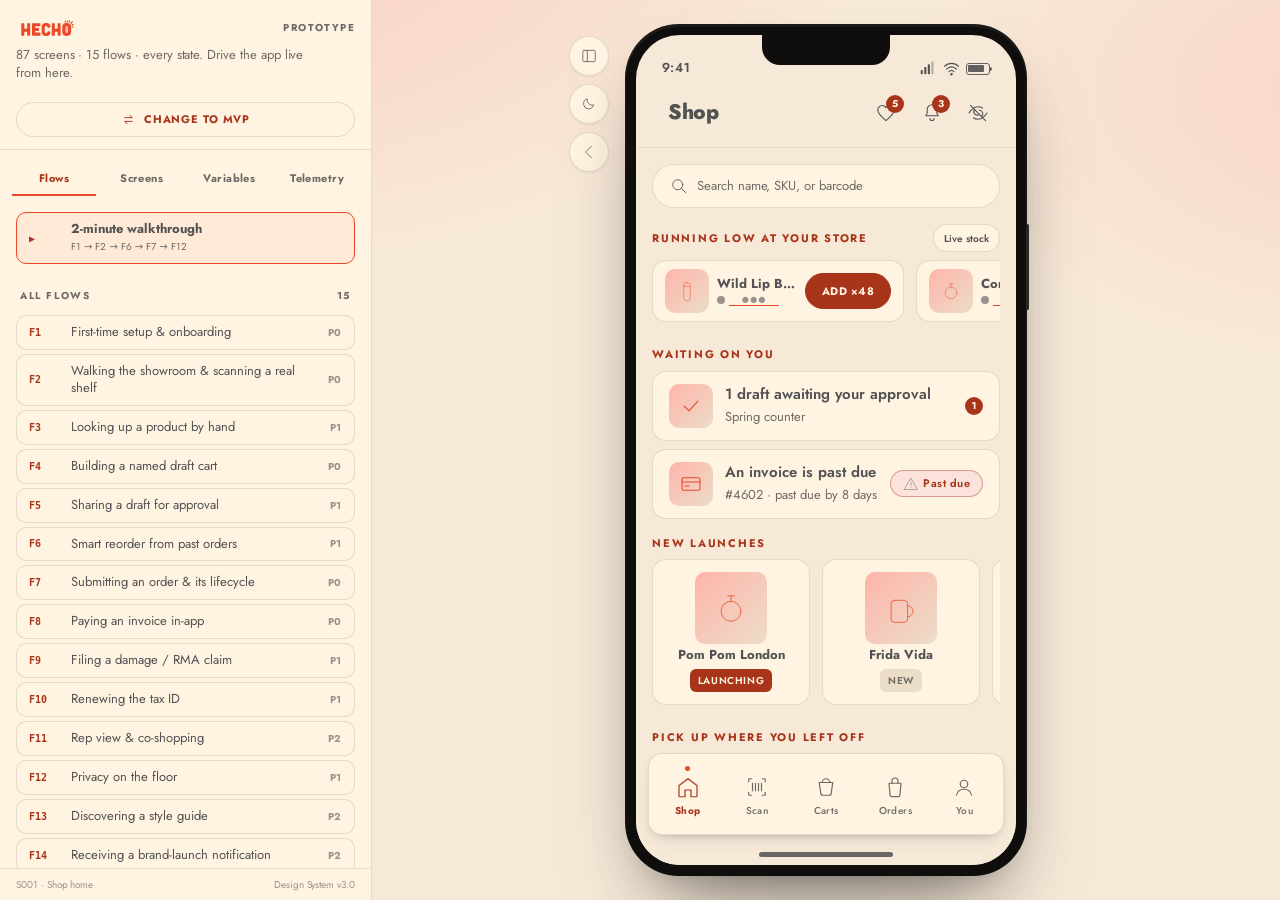
<file: index.html>
<!doctype html>
<html lang="en">
<head>
<meta charset="utf-8" />
<meta name="viewport" content="width=device-width, initial-scale=1, viewport-fit=cover" />
<meta name="theme-color" content="#FFB4AB" />
<title>Hecho · Mobile App · Functional Prototype</title>
<meta name="description" content="Functional prototype of the Hecho Trading Co. wholesale showroom mobile app. 87 screens, 15 flows, every state — built from the Design System v3.0, with a live control panel." />
<link rel="preconnect" href="https://fonts.googleapis.com" crossorigin />
<link rel="preconnect" href="https://fonts.gstatic.com" crossorigin />
<link href="https://fonts.googleapis.com/css2?family=Jost:ital,wght@0,100..900;1,100..900&display=swap" rel="stylesheet">
<link rel="stylesheet" href="styles/system.css" />
<link rel="stylesheet" href="styles/app.css" />
</head>
<body class="proto">
<a class="skip-link" href="#screen-scroll">Skip to screen</a>

<!-- HECHO mark symbol (reusable via <use>), copied from the design system -->
<svg width="0" height="0" style="position:absolute" aria-hidden="true">
  <defs>
    <symbol id="hecho-mark" viewBox="0 0 463 168">
      <path fill="currentColor" d="M385.834 52.9383C385.947 52.932 386.06 52.9263 386.176 52.9218C406.216 52.122 421.205 63.1391 421.173 84.0336C421.162 91.0115 421.451 98.1953 421.254 105.173C421.024 113.322 422.036 122.847 419.994 130.737C418.76 135.613 416.307 140.096 412.864 143.765C407.264 149.785 396.99 152.387 388.977 152.674C367.209 152.957 352.834 142.428 353.18 119.331C353.372 106.435 352.721 92.9446 353.525 80.0455C354.144 74.1472 356.342 67.1174 360.499 62.8304C367.654 55.4524 376.069 53.431 385.834 52.9383Z"/>
      <path fill="var(--logo-cutout)" d="M386.323 76.1866C393.389 75.4063 397.29 79.7133 397.649 86.4498C397.945 92.0021 397.966 97.4876 397.918 103.052C397.869 108.811 398.11 114.682 397.482 120.412C396.823 126.204 394.308 128.674 388.579 129.192C381.506 129.241 377.167 127.531 376.832 119.626C376.358 108.46 376.236 96.4955 376.925 85.3465C377.293 79.3811 380.634 76.76 386.323 76.1866Z"/>
      <path fill="currentColor" d="M44.5316 55.4346C49.4981 55.2334 54.6648 55.4077 59.6325 55.4495C65.2707 55.4969 63.9518 63.611 63.9385 67.641L63.8755 84.5731C63.8669 87.5007 63.7639 90.5032 63.9737 93.408C64.2798 96.4214 65.7241 97.1207 68.5391 97.2067C70.9997 97.5028 74.0505 97.0092 76.451 97.216C86.8343 98.1109 85.0757 94.0177 85.0549 85.2022L84.9948 68.8448C84.9844 66.0576 84.8272 63.1732 85.0115 60.3949C85.1028 59.0172 85.4037 57.2144 86.5224 56.2875C88.5117 54.6391 102.665 55.3063 105.847 55.5865C107.576 56.7452 108.337 57.2474 108.411 59.4858C108.512 62.5662 108.444 65.6469 108.435 68.7294L108.414 86.1666L108.427 142.371C108.494 145.611 109.138 147.739 106.236 149.825C105.491 149.945 104.728 150.003 103.975 150.042C100.802 150.207 88.0097 150.753 86.1853 149.016C85.5123 148.376 85.2636 147.387 85.1267 146.498C84.8102 144.445 84.9973 142.169 85.0049 140.091C85.023 135.335 85.1744 130.544 85.0363 125.791C84.9939 124.324 84.8371 122.455 83.6836 121.399C81.9478 119.81 71.8409 120.434 69.2276 120.521C67.7805 120.568 66.2324 120.462 65.1421 121.588C61.6485 125.196 66.1488 145.553 62.7168 149.054C62.1263 149.656 61.2798 149.876 60.4695 149.996C57.9061 150.373 55.1053 150.07 52.5108 150.035C50.3995 150.007 48.2924 150.12 46.182 150.143C43.878 150.167 42.35 149.703 40.6887 148.075C40.2278 144.737 40.4713 139.958 40.4702 136.507L40.4637 116.04L40.4603 79.5658C40.461 73.2211 40.4332 66.8389 40.4987 60.4954C40.5084 59.568 40.5061 57.6511 41.0996 57.0376C42.1946 55.9054 43.0629 55.564 44.5316 55.4346Z"/>
      <path fill="currentColor" d="M278.52 55.4131C282.984 55.295 287.507 55.3982 291.968 55.4274C297.871 55.4657 296.52 62.9634 296.507 67.1591L296.459 84.2981C296.45 87.2168 296.337 90.2664 296.572 93.1705C296.816 96.1786 298.427 97.0184 301.199 97.1905C303.921 97.3594 306.722 97.209 309.456 97.2128C312.422 97.158 317.166 97.9901 317.498 93.8099C317.735 90.7977 317.638 87.7951 317.629 84.7901L317.572 68.7161C317.566 66.3665 317.082 57.5192 318.752 56.5977C322.219 54.6824 334.558 55.2302 338.455 55.5581C339.903 56.5311 340.753 57.0728 340.834 58.9332C340.974 62.0778 340.902 65.2294 340.893 68.3778L340.868 86.0302L340.881 143.444C340.945 146.621 341.401 148.022 338.561 149.898C335.326 150.27 324.076 150.437 321.099 149.840C320.118 149.644 318.72 149.247 318.160 148.366C316.088 145.101 319.276 125.633 316.664 121.901C316.095 121.086 315.345 120.777 314.392 120.612C312.325 120.255 302.421 120.278 300.492 120.574C299.593 120.712 298.754 120.980 298.007 121.517C297.243 122.067 296.904 122.808 296.692 123.707C296.294 125.396 296.452 127.373 296.459 129.107L296.520 140.215C296.534 142.223 296.672 144.597 296.403 146.563C296.145 148.452 295.583 148.863 294.148 149.872C290.556 150.293 286.443 150.027 282.785 150.112C280.156 150.173 275.981 150.346 273.826 148.769C272.732 146.949 273.098 132.580 273.098 129.561L273.100 98.8646L273.119 71.3973C273.121 67.9998 273.152 64.4883 273.055 61.0980C272.922 56.5650 274.155 55.5676 278.520 55.4131Z"/>
      <path fill="currentColor" d="M126.092 55.4271C136.391 55.0521 148.989 55.4158 159.467 55.4088L174.124 55.3903C177.422 55.386 181.032 55.2817 184.281 55.5974C184.973 56.075 186.458 57.1035 186.579 58.0203C187.247 61.917 186.549 66.5023 186.839 70.3509C187.619 80.7037 183.225 78.8331 174.868 78.7952L156.722 78.7225C154.449 78.7164 151.671 78.4154 149.472 78.9408C148.340 79.2113 147.180 79.7194 146.561 80.7601C145.730 82.1581 145.944 86.9694 146.389 88.5238C146.631 89.3697 147.029 90.0699 147.836 90.4755C151.945 92.5409 169.636 89.5677 173.545 91.7682C174.289 92.1875 174.616 92.7617 174.839 93.5663C175.423 95.6724 175.493 111.058 174.591 112.596C174.130 113.383 173.323 113.915 172.451 114.144C170.734 114.595 168.725 114.405 166.959 114.390C163.176 114.359 151.665 113.801 148.694 114.584C147.832 114.811 147.260 115.171 146.815 115.954C145.604 118.081 145.905 122.626 146.540 124.935C146.884 125.602 147.305 126.242 148.066 126.440C150.532 127.080 154.129 126.892 156.696 126.887L173.708 126.848C176.851 126.841 186.716 125.681 186.750 130.048C186.792 135.367 186.898 140.933 186.797 146.281C186.752 148.704 185.351 149.770 183.075 149.944C180.266 150.191 177.355 150.092 174.502 150.085L158.976 150.052L138.156 150.082C134.431 150.094 130.636 150.170 126.939 150.047C124.746 149.812 122.252 149.611 122.106 146.879C121.894 142.899 121.981 138.970 121.982 135.021L121.989 111.787L121.978 77.2098C121.977 71.7328 121.981 66.2557 121.991 60.7790C121.996 57.7060 122.539 55.7247 126.092 55.4271Z"/>
      <path fill="currentColor" d="M228.730 52.9374C232.148 52.6946 235.973 53.0681 239.348 53.6347C246.315 54.8044 254.240 59.1441 258.342 64.9474C261.566 69.5095 263.039 74.7352 263.676 80.2094C263.804 81.3267 264.062 82.6919 263.845 83.7898C263.646 84.8061 262.935 85.4542 262.085 85.9826C260.224 87.1407 245.565 90.3133 243.640 89.8409C240.181 88.9919 240.213 82.5058 238.521 79.8700C237.297 77.9662 235.446 76.9099 233.264 76.4423C230.293 75.8053 226.412 75.9617 223.798 77.6725C221.643 79.0828 220.544 81.4676 220.030 83.9149C218.788 89.8308 219.430 96.6212 219.426 102.637C219.423 108.365 219.042 114.368 219.754 120.052C219.996 121.992 220.379 124.048 221.480 125.705C222.669 127.496 224.523 128.490 226.595 128.910C228.312 129.257 230.138 129.326 231.884 129.213C242.135 128.550 237.925 118.815 242.576 115.883C243.046 115.586 243.545 115.427 244.101 115.422C247.320 115.390 254.626 117.435 258.134 118.175C260.294 118.661 263.969 119.201 263.904 122.176C263.807 129.253 261.247 137.942 256.212 143.173C244.386 155.466 218.623 155.725 205.704 145.031C193.310 133.965 196.506 116.903 196.036 102.760C195.159 76.3885 195.646 54.5501 228.730 52.9374Z"/>
      <path fill="currentColor" d="M430.489 40.7188C431.427 40.8617 432.92 41.5116 433.381 42.287C435.773 46.2969 429.692 52.0599 427.415 54.5381C425.020 57.1433 422.772 59.5154 420.245 61.3760C419.610 60.7713 418.966 59.9753 418.390 59.3022C416.655 57.2787 414.827 55.4949 412.943 53.6195C418.787 49.5455 423.647 41.3996 430.489 40.7188Z"/>
      <path fill="currentColor" d="M408.511 33.2319C417.443 32.5595 410.815 47.7653 409.891 52.0118C408.601 51.4701 407.115 50.9833 405.784 50.5156C403.679 49.8179 401.765 49.4972 399.581 48.6694C400.525 44.0361 404.061 35.2841 408.511 33.2319Z"/>
      <path fill="currentColor" d="M433.433 61.9466C437.962 61.3329 439.008 62.4276 441.590 65.7235C438.453 70.5162 434.088 71.7365 428.940 73.3550C427.239 73.9175 426.455 74.2413 424.855 75.0459C424.164 71.0267 423.218 69.0893 421.616 65.3436C424.677 63.3843 429.809 62.4490 433.433 61.9466Z"/>
      <path fill="currentColor" d="M425.998 78.3973C428.888 78.2650 432.852 78.1530 435.624 78.8645C438.577 79.6232 439.571 80.8873 441.017 83.3576C440.294 84.6955 439.499 85.4404 438.353 86.3913C434.940 88.3725 430.248 88.4159 426.258 88.7871C426.344 86.3055 425.404 79.7605 425.998 78.3973Z"/>
      <path fill="currentColor" d="M391.098 34.1180C397.640 33.7355 396.134 44.1973 396.696 48.3840L392.149 48.1200C390.174 48.1422 388.198 48.1139 386.223 48.0356C385.941 43.3919 386.514 36.4763 391.098 34.1180Z"/>
      <path fill="currentColor" d="M374.869 35.2355C380.598 34.3707 381.714 44.1345 382.889 48.1548L378.766 48.6010C377.347 48.9431 374.234 49.8233 373.012 49.7558C371.729 48.9874 371.641 45.8283 371.627 44.4039C371.589 40.8714 371.250 37.0192 374.869 35.2355Z"/>
    </symbol>
  </defs>
</svg>

<div class="app-shell" id="appShell">
  <!-- CONTROL PANEL -->
  <aside class="console" id="console" aria-label="Prototype control panel">
    <div class="console-head">
      <div class="brand-row">
        <svg class="hecho-logo" viewBox="0 0 463 168" aria-hidden="true"><use href="#hecho-mark"/></svg>
        <span class="ver">Prototype</span>
      </div>
      <p class="sub">87 screens · 15 flows · every state. Drive the app live from here.</p>
      <a class="proto-swap" href="../mvp/">
        <svg viewBox="0 0 32 32" fill="none" stroke="currentColor" stroke-width="2" stroke-linecap="round" stroke-linejoin="round" aria-hidden="true"><path d="M8 12h16l-5-5M24 20H8l5 5"/></svg>
        Change to MVP
      </a>
    </div>
    <div class="console-tabs" role="tablist" id="consoleTabs">
      <button role="tab" data-ctab="flows" aria-selected="true">Flows</button>
      <button role="tab" data-ctab="screens" aria-selected="false">Screens</button>
      <button role="tab" data-ctab="vars" aria-selected="false">Variables</button>
      <button role="tab" data-ctab="tel" aria-selected="false">Telemetry</button>
    </div>
    <div class="console-body" id="consoleBody"></div>
    <div class="console-foot">
      <span id="footScreen">—</span>
      <span>Design System v3.0</span>
    </div>
  </aside>

  <!-- STAGE + DEVICE -->
  <div class="stage">
    <div class="device-wrap">
      <div class="device-tools" id="deviceTools">
        <button id="toolConsole" aria-label="Toggle control panel" title="Toggle control panel">
          <svg viewBox="0 0 32 32" fill="none" stroke="currentColor" stroke-width="1.6" stroke-linecap="round" stroke-linejoin="round"><rect x="5" y="6" width="22" height="20" rx="2"/><path d="M13 6v20"/></svg>
        </button>
        <button id="toolTheme" aria-label="Toggle dark theme" aria-pressed="false" title="Toggle theme">
          <svg viewBox="0 0 32 32" fill="none" stroke="currentColor" stroke-width="1.6" stroke-linecap="round" stroke-linejoin="round"><path d="M24 18a9 9 0 0 1-11-11 9 9 0 1 0 11 11z"/></svg>
        </button>
        <button id="toolBack" aria-label="Back" title="Back">
          <svg viewBox="0 0 32 32" fill="none" stroke="currentColor" stroke-width="1.6" stroke-linecap="round" stroke-linejoin="round"><path d="M20 6L10 16l10 10"/></svg>
        </button>
      </div>
      <div class="device" id="device">
        <div class="notch" aria-hidden="true"></div>
        <div class="screen-frame" id="screenFrame">
          <div class="statusbar" id="statusbar">
            <span class="clock">9:41</span>
            <span class="ind">
              <svg viewBox="0 0 24 24" fill="currentColor" aria-hidden="true"><rect x="1" y="14" width="3" height="6" rx="1"/><rect x="6" y="10" width="3" height="10" rx="1"/><rect x="11" y="6" width="3" height="14" rx="1"/><rect x="16" y="2" width="3" height="18" rx="1" opacity=".4"/></svg>
              <svg viewBox="0 0 24 24" fill="none" stroke="currentColor" stroke-width="1.6" stroke-linecap="round" aria-hidden="true"><path d="M2 9a14 14 0 0 1 20 0"/><path d="M5 13a9 9 0 0 1 14 0"/><path d="M8.5 16.5a4.5 4.5 0 0 1 7 0"/><circle cx="12" cy="20" r="1" fill="currentColor"/></svg>
              <span class="batt" aria-label="Battery"></span>
            </span>
          </div>
          <header class="app-header" id="appHeader"></header>
          <div class="net-slot" id="netSlot"></div>
          <main class="screen-scroll" id="screen-scroll" tabindex="-1">
            <div class="screen-body" id="screenBody"></div>
          </main>
          <div class="tabbar-wrap" id="tabbarWrap"></div>
          <div class="home-indicator"><i></i></div>
          <div class="device-overlay" id="overlayRoot" aria-live="polite"></div>
          <div class="toast-host" id="toastHost" aria-live="polite"></div>
        </div>
      </div>
    </div>
  </div>
</div>
<div class="console-scrim" id="consoleScrim" aria-hidden="true"></div>
<button class="proto-fab left" id="fabConsole" hidden>
  <svg viewBox="0 0 32 32" fill="none" stroke="currentColor" stroke-width="1.6" stroke-linecap="round" stroke-linejoin="round"><path d="M5 8h22M5 16h22M5 24h22"/></svg>
  Console
</button>

<script type="module" src="src/app.js"></script>
</body>
</html>
</file>
<file: styles/system.css>
/* ============================================================
   Hecho Design System v3.0 — canonical CSS (tokens + components)
   Copied verbatim from reference/design-system.html (the design system).
   Do not hand-edit token values here; this is the source of truth.
   ============================================================ */

/* ════════════════════════════════════════════════════════════════════
   TIER 1 · PRIMITIVES  — the ONLY place raw hex / rgba / base px / ms live
   (the semantic and component tiers only alias these via var()).
   PRODUCT component CSS reads semantic or component tokens, never a primitive.
   The documentation chrome on THIS page (swatches, the dark-band demo, contrast
   samples) references brand primitives directly, because its job is to display
   them; that is showcase code, not shipped product. Primitives are theme-agnostic.
   ════════════════════════════════════════════════════════════════════ */
:root{
  /* ── Brand palette (canonical, immutable — five colors) ── */
  --brand-cream:#F7E9D8;     /* Antique White */
  --brand-peach:#FFB4AB;     /* Powder Blush  */
  --brand-coral:#E94928;     /* Fiery Terracotta — display & decorative only (≥24px / non-text) */
  --brand-tomato:#FF6443;    /* Tomato — bright accent / caution fill */
  --brand-ink:#525254;       /* Brand Gray — all ink. Pure black is never used. */

  /* ── Brand shades (derived from the five; no new hue) ── */
  --coral-700:#A8341A;       /* accessible deep terracotta: small text, links, error, primary action bg */
  --coral-300:#FF8A6E;       /* light terracotta: accent text on DARK grounds only */
  --warm-100:#FFF4E1;        /* warm white surface */
  --warm-200:#F7E9D8;        /* = cream/canvas */
  --warm-300:#ECDDC8;        /* sunken / pressed / disabled surface */
  --ink-mute:#9A938D;        /* placeholder & disabled text only (decorative contrast) */
  --ink-soft:#6E6A66;        /* secondary text (AA on light surfaces) */
  --warm-800:#3A3633;        /* dark surface raised */
  --warm-820:#3A2A26;        /* dark peach-tinted surface (surface-2 in dark) */
  --warm-850:#2A2725;        /* dark surface */
  --warm-900:#1F1D1B;        /* dark canvas — warm near-black, NOT #000 */
  --warm-950:#171514;        /* dark sunken */
  --cream-bright:#FBF3E9;    /* dark-theme primary text */
  --cream-soft:#C9C1B8;      /* dark-theme secondary text */
  --cream-mute:#8E8881;      /* dark-theme disabled text */
  --demo-rogue:#3a6;         /* DOCS ONLY: the off-palette green the logo recolor don't-demo shows */
  /* Encoded-SVG asset primitives: data-URIs cannot read var(), so the baked stroke
     hex lives here in Tier 1 (light + dark pair), and the component reads the semantic
     --select-chevron. This is the one sanctioned home for a color inside an asset. */
  --chevron-light:url("data:image/svg+xml;utf8,<svg xmlns='http://www.w3.org/2000/svg' viewBox='0 0 16 16' fill='none' stroke='%236E6A66' stroke-width='1.5' stroke-linecap='round' stroke-linejoin='round'><path d='M4 6l4 4 4-4'/></svg>");
  --chevron-dark:url("data:image/svg+xml;utf8,<svg xmlns='http://www.w3.org/2000/svg' viewBox='0 0 16 16' fill='none' stroke='%23C9C1B8' stroke-width='1.5' stroke-linecap='round' stroke-linejoin='round'><path d='M4 6l4 4 4-4'/></svg>");

  /* ── Functional / status palette (governed; NOT brand colors; never decorative).
        Adds TWO functional hues beyond the brand five, on purpose: an accessible
        green for positive (in stock / paid / settled) and an amber for caution
        (low / expiring) that reads distinctly from the brand red so "low" is never
        mistaken for "critical". Critical reuses the deep Terracotta shade; Info is
        neutral. State is never carried by color alone (see Accessibility). ── */
  --green-700:#2E6E2E;       /* positive TEXT (AA on light) */
  --green-500:#3A8A3A;       /* positive pip / fill (the promoted #3a8a3a) */
  --green-300:#6FBF6F;       /* positive text on DARK grounds */
  --green-tint:#E4F1E1;      /* positive surface (light) */
  --green-tint-dark:#22331F; /* positive surface (dark) */
  --amber-700:#9C5A14;       /* caution TEXT (AA on light) */
  --amber-300:#F2B27A;       /* caution text on DARK grounds */
  --amber-tint:#FBEAD6;
  --amber-tint-dark:#3A2C16;
  /* critical reuses --coral-700 (text) / --brand-coral (pip) */
  --crit-tint:#FBE2DA;
  --crit-tint-dark:#3A201A;

  /* ── Alpha primitives (brand-gray channel — never #000) ── */
  --a-ink-04:rgba(82,82,84,.04);
  --a-ink-08:rgba(82,82,84,.08);
  --a-ink-16:rgba(82,82,84,.16);
  --a-ink-30:rgba(82,82,84,.30);
  --a-ink-35:rgba(82,82,84,.35);
  --a-ink-60:rgba(82,82,84,.60);
  --a-coral-16:rgba(233,73,40,.16);
  --a-coral-22:rgba(233,73,40,.22);
  --a-coral-25:rgba(233,73,40,.25);
  --a-coral-60:rgba(233,73,40,.60);
  --a-cream-08:rgba(247,233,216,.08);
  --a-cream-16:rgba(247,233,216,.16);
  --a-cream-28:rgba(247,233,216,.28);
  --a-cream-78:rgba(247,233,216,.78);

  /* ── Spacing scale (8-point base; --s-1 is the 4px half-step) ── */
  --s-0:0; --s-1:4px; --s-2:8px; --s-3:12px; --s-4:16px; --s-5:24px;
  --s-6:32px; --s-7:48px; --s-8:64px; --s-9:96px; --s-10:128px;

  /* ── Control & icon sizes (touch-target tier; intentionally off the 8-grid) ── */
  --control-sm:36px; --control-md:44px; --control-lg:52px; --hit-min:44px;
  --icon-sm:16px; --icon-md:20px; --icon-lg:24px; --icon-xl:48px;

  /* ── Radius ── */
  --r-1:6px; --r-2:10px; --r-3:14px; --r-4:20px; --r-5:28px; --r-pill:999px;

  /* ── Borders & focus ── */
  --bw-1:1px; --bw-2:2px; --focus-w:2px; --focus-offset:3px;

  /* ── Z-index ladder (single source of stacking truth) ── */
  --z-base:0; --z-raised:10; --z-sticky:100; --z-header:200; --z-scrim:900;
  --z-drawer:1000; --z-modal:1100; --z-sheet:1100; --z-toast:1300;
  --z-grain:80; --z-progress:1400; --z-cursor:1500;

  /* ── Motion: durations (ms only here) ── */
  --d-instant:100ms; --d-fast:200ms; --d-base:300ms; --d-slow:500ms;
  --d-spin:800ms; --d-progress:60ms; --d-mask-timeout:5000ms; --d-toast:4000ms;
  --d-loop-scan:2800ms; --d-loop-shimmer:1600ms; --d-loop-cue:2000ms; --d-loop-marquee:38000ms;
  /* ── Motion: easing ── */
  --e-out-expo:cubic-bezier(.16,1,.3,1);
  --e-out-quart:cubic-bezier(.25,1,.5,1);
  --e-out-back:cubic-bezier(.34,1.56,.64,1);
  --e-in-out:cubic-bezier(.4,0,.2,1);
  --e-linear:linear;

  /* ── Type (rem-based so OS dynamic-type & 200% zoom scale; clamps capped in rem) ── */
  --f:"Jost",system-ui,-apple-system,sans-serif;
  --f-mono:ui-monospace,SFMono-Regular,Menlo,monospace;
  --fs-display:clamp(4rem,8vw,8.75rem);
  --fs-h1:clamp(2.5rem,5.4vw,5rem);
  --fs-h2:clamp(2.125rem,4.6vw,4rem);
  --fs-h3:clamp(1.375rem,2vw,1.875rem);
  --fs-h4:1.125rem;     /* 18px */
  --fs-lead:clamp(1.0625rem,1.3vw,1.3125rem);
  --fs-body:0.9375rem;  /* 15px */
  --fs-caption:0.8125rem; /* 13px */
  --fs-micro:0.6875rem; /* 11px */
  --fs-nano:0.625rem;   /* 10px — dense metadata labels, badges, stat captions */
  --fs-primary-label-min:1.1875rem; /* 19px — MANDATE 1: min size for a white-on-Fiery-Terracotta label to qualify as WCAG large text */
  --fw-regular:400; --fw-medium:500; --fw-semibold:600; --fw-bold:700; --fw-black:800; --fw-primary-label:700;
  --lh-tight:1.08; --lh-snug:1.3; --lh-body:1.5; --lh-loose:1.6;

  /* ── Mobile reference frame ── */
  --mobile-w:380px;
}

/* ════════════════════════════════════════════════════════════════════
   TIER 2 · SEMANTIC  — role-based, theme-aware. Components read these.
   LIGHT theme (default).
   ════════════════════════════════════════════════════════════════════ */
:root{
  --canvas:var(--brand-cream);
  --surface:var(--warm-100);
  --surface-2:var(--brand-peach);
  --surface-sunken:var(--warm-300);
  --surface-dim:var(--warm-300);

  --fg:var(--brand-ink);
  --fg-soft:var(--ink-soft);
  --fg-mute:var(--ink-mute);
  --on-action:var(--warm-100);
  --on-accent:var(--warm-100);

  --line:var(--a-ink-16);
  --line-strong:var(--a-ink-30);
  --line-soft:var(--a-ink-08);

  /* brand expression vs. accessible action — distinct on purpose */
  --accent:var(--brand-coral);        /* large display, marks, dots, fills (≥24px / non-text) */
  --accent-text:var(--coral-700);     /* small coral text, links, emphasis (AA on light) */
  --action:var(--brand-coral);        /* ROUTE A: primary fill is Fiery Terracotta. Label MUST be large (>=19px/700). White-on-it = 3.54:1 (AA large). */
  --action-hover:var(--coral-700);    /* deep terracotta on hover */
  --action-sm:var(--coral-700);       /* small/non-large-label buttons: deep fill, white >=4.5:1 */
  --focus:var(--coral-700);
  --logo-cutout:var(--surface-2);
  --select-chevron:var(--chevron-light);

  /* functional status (role → text / pip / surface) */
  --positive:var(--green-700);   --positive-pip:var(--green-500);   --positive-surface:var(--green-tint);
  --caution:var(--amber-700);    --caution-pip:var(--brand-tomato); --caution-surface:var(--amber-tint);
  --critical:var(--coral-700);   --critical-pip:var(--brand-coral); --critical-surface:var(--crit-tint);
  --info:var(--ink-soft);        --info-pip:var(--ink-soft);        --info-surface:var(--warm-300);
  /* status FILL tokens — stay dark in BOTH themes so light labels clear AA on them
     (status TEXT tokens lighten in dark and must never be used as a fill) */
  --critical-fill:var(--coral-700);  /* white label = 6.08:1, light & dark */

  /* feedback surfaces — intentionally theme-invariant (toasts/offline bars are
     always a dark pill in both themes, like iOS/Android), so contrast is stable */
  --toast-bg:var(--warm-900);
  --toast-fg:var(--cream-bright);
  --toast-accent:var(--coral-300);   /* action text on dark pill — 7.29:1 */
  --toast-positive:var(--green-300); /* success glyph on dark pill — 7.49:1 */
  --caution-fill:var(--brand-tomato);/* caution as a FILL (not the text token) */
  --on-caution:var(--warm-950);      /* near-black on tomato — 6.2:1, both themes */

  /* camera ground — documented exception (palette cannot produce a dark camera ground) */
  --viewfinder-1:var(--warm-900);
  --viewfinder-2:var(--warm-800);
  --on-viewfinder:var(--cream-bright); /* on-camera text/markers, theme-invariant */
  --viewfinder-reticle:var(--brand-peach); /* framing reticle, theme-invariant */

  /* elevation (brand-gray channel) */
  --shadow-sm:0 1px 2px var(--a-ink-08);
  --shadow-md:0 8px 16px -8px var(--a-ink-30), 0 2px 6px -2px var(--a-ink-16);
  --shadow-lg:0 30px 60px -30px var(--a-ink-30), 0 12px 22px -16px var(--a-ink-30);
  --shadow-text:0 2px 8px var(--a-ink-60);
  --scrim:var(--a-ink-35);
}

/* DARK theme — applied by OS preference unless the user forces light,
   or by an explicit [data-theme="dark"] toggle. */
@media (prefers-color-scheme:dark){
  :root:not([data-theme="light"]){
    --canvas:var(--warm-900);
    --surface:var(--warm-850);
    --surface-2:var(--warm-820);
    --surface-sunken:var(--warm-950);
    --surface-dim:var(--warm-800);

    --fg:var(--cream-bright);
    --fg-soft:var(--cream-soft);
    --fg-mute:var(--cream-mute);
    --on-action:var(--warm-100);
    --on-accent:var(--warm-950);

    --line:var(--a-cream-16);
    --line-strong:var(--a-cream-28);
    --line-soft:var(--a-cream-08);

    --accent:var(--brand-coral);
    --accent-text:var(--coral-300);
    --action:var(--brand-coral);
    --action-hover:var(--coral-700);
    --action-sm:var(--coral-700);
    --focus:var(--coral-300);
    --logo-cutout:var(--surface-2);
    --select-chevron:var(--chevron-dark);

    --positive:var(--green-300);  --positive-pip:var(--green-500);  --positive-surface:var(--green-tint-dark);
    --caution:var(--amber-300);   --caution-pip:var(--brand-tomato);--caution-surface:var(--amber-tint-dark);
    --critical:var(--coral-300);  --critical-pip:var(--brand-coral);--critical-surface:var(--crit-tint-dark);
    --info:var(--fg-soft);        --info-pip:var(--fg-soft);        --info-surface:var(--warm-800);

    --shadow-sm:0 1px 2px rgba(23,21,20,.4);
    --shadow-md:0 8px 16px -8px rgba(23,21,20,.5), 0 2px 6px -2px rgba(23,21,20,.4);
    --shadow-lg:0 30px 60px -30px rgba(23,21,20,.6), 0 12px 22px -16px rgba(23,21,20,.5);
    --scrim:rgba(23,21,20,.55);
  }
}
/* Explicit override (toggle / docs preview) takes precedence over OS */
[data-theme="dark"]{
  --canvas:var(--warm-900); --surface:var(--warm-850); --surface-2:var(--warm-820);
  --surface-sunken:var(--warm-950); --surface-dim:var(--warm-800);
  --fg:var(--cream-bright); --fg-soft:var(--cream-soft); --fg-mute:var(--cream-mute);
  --on-action:var(--warm-100); --on-accent:var(--warm-950);
  --line:var(--a-cream-16); --line-strong:var(--a-cream-28); --line-soft:var(--a-cream-08);
  --accent:var(--brand-coral); --accent-text:var(--coral-300); --action:var(--brand-coral); --action-sm:var(--coral-700);
  --action-hover:var(--coral-700); --focus:var(--coral-300); --logo-cutout:var(--surface-2); --select-chevron:var(--chevron-dark);
  --positive:var(--green-300); --positive-pip:var(--green-500); --positive-surface:var(--green-tint-dark);
  --caution:var(--amber-300); --caution-pip:var(--brand-tomato); --caution-surface:var(--amber-tint-dark);
  --critical:var(--coral-300); --critical-pip:var(--brand-coral); --critical-surface:var(--crit-tint-dark);
  --info:var(--fg-soft); --info-pip:var(--fg-soft); --info-surface:var(--warm-800);
  --shadow-sm:0 1px 2px rgba(23,21,20,.4);
  --shadow-md:0 8px 16px -8px rgba(23,21,20,.5), 0 2px 6px -2px rgba(23,21,20,.4);
  --shadow-lg:0 30px 60px -30px rgba(23,21,20,.6), 0 12px 22px -16px rgba(23,21,20,.5);
  --scrim:rgba(23,21,20,.55);
}

/* ════════════════════════════════════════════════════════════════════
   BASE / RESET
   ════════════════════════════════════════════════════════════════════ */
*{box-sizing:border-box}
html{-webkit-text-size-adjust:100%}
html,body{margin:0;padding:0;background:var(--canvas);color:var(--fg);font-family:var(--f);font-weight:400;-webkit-font-smoothing:antialiased;text-rendering:optimizeLegibility}
body{overflow-x:hidden;line-height:var(--lh-body);letter-spacing:-0.003em}
img,svg{display:block;max-width:100%}
a{color:inherit;text-decoration:none}
button{font:inherit;color:inherit;background:none;border:0;cursor:pointer}
::selection{background:var(--accent);color:var(--on-accent)}
:focus-visible{outline:var(--focus-w) solid var(--focus);outline-offset:var(--focus-offset)}
.sr-only{position:absolute;width:1px;height:1px;padding:0;margin:-1px;overflow:hidden;clip:rect(0 0 0 0);white-space:nowrap;border:0}
.skip-link{position:fixed;top:var(--s-2);left:var(--s-2);z-index:var(--z-toast);background:var(--action-sm);color:var(--on-action);padding:var(--s-2) var(--s-4);border-radius:var(--r-2);transform:translateY(-200%);transition:transform var(--d-fast) var(--e-out-expo)}
.skip-link:focus{transform:translateY(0)}

/* Top scroll progress bar */
.progress{position:fixed;top:0;left:0;right:0;height:3px;z-index:var(--z-progress);background:var(--a-ink-08);pointer-events:none}
.progress i{display:block;height:100%;width:0;background:var(--accent);transition:width var(--d-progress) var(--e-linear);will-change:width}

/* Grain */
.grain{position:fixed;inset:0;pointer-events:none;z-index:var(--z-grain);mix-blend-mode:multiply;opacity:.045;background-image:url("data:image/svg+xml;utf8,<svg xmlns='http://www.w3.org/2000/svg' width='240' height='240'><filter id='n'><feTurbulence type='fractalNoise' baseFrequency='0.9' numOctaves='2' stitchTiles='stitch'/><feColorMatrix values='0 0 0 0 0 0 0 0 0 0 0 0 0 0 0 0 0 0 0.7 0'/></filter><rect width='100%25' height='100%25' filter='url(%23n)'/></svg>")}
[data-theme="dark"] .grain{mix-blend-mode:screen;opacity:.06}

/* Custom cursor (decorative; gated off under reduced-motion / coarse pointer) */
.cursor{position:fixed;top:0;left:0;width:34px;height:34px;border-radius:50%;border:var(--bw-2) solid var(--fg);pointer-events:none;z-index:var(--z-cursor);transform:translate(-50%,-50%);mix-blend-mode:difference;color:var(--surface);transition:width var(--d-base) var(--e-out-expo),height var(--d-base) var(--e-out-expo)}
.cursor::before{content:"";position:absolute;left:50%;top:50%;width:4px;height:4px;border-radius:50%;background:var(--surface);transform:translate(-50%,-50%);opacity:.85}
.cursor.is-interactive{width:64px;height:64px;background:var(--accent);border-color:var(--accent)}
.cursor.is-interactive::before{opacity:0}
.cursor.is-interactive .label{opacity:1;transform:scale(1)}
.cursor .label{position:absolute;inset:0;display:grid;place-items:center;font-size:var(--fs-micro);letter-spacing:.16em;text-transform:uppercase;color:var(--on-accent);opacity:0;transform:scale(.6);transition:opacity var(--d-fast),transform var(--d-fast);font-weight:600}
@media (hover:none),(pointer:coarse){.cursor{display:none}}

/* HECHO logo */
.hecho-logo{display:block;width:auto;height:1em;color:var(--accent)}

/* Header */
.site-header{position:fixed;top:0;left:0;right:0;z-index:var(--z-header);background:var(--surface-2);transition:transform var(--d-base) var(--e-out-expo),background var(--d-fast) ease;padding-top:env(safe-area-inset-top)}
.site-header .inner{display:flex;align-items:center;justify-content:space-between;padding:var(--s-3) var(--s-6);color:var(--accent-text);gap:var(--s-5)}
.site-header.scrolled{background:color-mix(in srgb,var(--surface-2) 94%,transparent);backdrop-filter:saturate(140%) blur(10px)}
.brand{display:inline-flex;align-items:center;line-height:1;color:var(--accent)}
.brand .hecho-logo{height:28px}
.nav{display:flex;gap:var(--s-5);color:var(--accent-text);font-size:var(--fs-micro);letter-spacing:.06em;text-transform:uppercase;font-weight:600;flex:1;justify-content:center;flex-wrap:wrap}
.nav button{position:relative;padding:var(--s-1) 2px}
.nav button::after{content:"";position:absolute;left:0;right:0;bottom:-2px;height:1px;background:currentColor;transform:scaleX(0);transform-origin:right;transition:transform var(--d-base) var(--e-out-expo)}
.nav button:hover::after,.nav button.is-current::after{transform:scaleX(1);transform-origin:left}
.meta-right{display:flex;align-items:center;gap:var(--s-3);color:var(--accent-text);font-size:var(--fs-micro);letter-spacing:.2em;text-transform:uppercase;font-weight:600}
.theme-toggle{display:inline-flex;align-items:center;gap:var(--s-2);border:var(--bw-1) solid var(--accent-text);color:var(--accent-text);border-radius:var(--r-pill);padding:var(--s-1) var(--s-3);min-height:var(--control-sm);font-size:var(--fs-micro);letter-spacing:.12em;text-transform:uppercase;font-weight:600}
.theme-toggle svg{width:var(--icon-sm);height:var(--icon-sm)}

/* Type system */
.display,h1,h2,h3,h4{font-family:var(--f);color:var(--fg);margin:0;letter-spacing:-0.025em;text-wrap:balance}
.display{font-size:var(--fs-display);line-height:.92;font-weight:800;letter-spacing:-0.035em}
h1{font-size:var(--fs-h1);line-height:1.06;font-weight:800}
h2{font-size:var(--fs-h2);line-height:var(--lh-tight);font-weight:800;letter-spacing:-0.03em}
h3{font-size:var(--fs-h3);line-height:1.18;font-weight:700}
h4{font-size:var(--fs-h4);line-height:var(--lh-snug);font-weight:600}
.display em,h1 em,h2 em{font-style:italic;font-weight:400;color:var(--accent)} /* ≥24px → bright coral passes large-text 3:1 */
h3 em,h4 em{font-style:italic;font-weight:400;color:var(--accent-text)} /* <24px → deep coral, AA body */
p{margin:0;text-wrap:pretty}
.lead{font-size:var(--fs-lead);line-height:1.55;color:var(--fg-soft);max-width:62ch;font-weight:400}
.caption{font-size:var(--fs-caption);color:var(--fg-soft);line-height:var(--lh-body)}
.micro{font-size:var(--fs-micro);letter-spacing:.16em;text-transform:uppercase;font-weight:600;color:var(--accent-text)}
code{font-family:var(--f-mono);font-size:.92em;background:var(--a-ink-08);padding:1px 5px;border-radius:var(--r-1)}

/* Split mask (animated reveal — preserves descender safe zone) */
.char,.word{display:inline-block;will-change:transform,opacity}
.split-mask{display:inline-block;overflow:hidden;line-height:1.18;padding-bottom:0.12em;vertical-align:top}

/* Layout primitives */
main{position:relative;z-index:var(--z-base)}
section{padding:120px 0;position:relative}
.container{max-width:1280px;margin:0 auto;padding:0 var(--s-6)}
.container-wide{max-width:1440px;margin:0 auto;padding:0 var(--s-6)}
.eyebrow{font-size:var(--fs-micro);letter-spacing:.32em;text-transform:uppercase;font-weight:600;color:var(--accent-text);display:inline-flex;align-items:center;gap:var(--s-3)}
.eyebrow::before{content:"";display:inline-block;width:34px;height:1px;background:currentColor}
.section-head{display:grid;grid-template-columns:1fr 1fr;gap:var(--s-7);align-items:end;margin-bottom:var(--s-8)}
.section-head .lead{margin-top:0}
.section-head h2{margin-top:var(--s-4)}

/* Status badge for governance (Stable/Beta/Deprecated) */
.lifecycle{display:inline-flex;align-items:center;gap:var(--s-1);font-size:var(--fs-micro);letter-spacing:.1em;text-transform:uppercase;font-weight:700;padding:2px var(--s-2);border-radius:var(--r-1);border:var(--bw-1) solid var(--line)}
.lifecycle.stable{color:var(--positive);border-color:var(--positive)}
.lifecycle.beta{color:var(--caution);border-color:var(--caution)}
.lifecycle.deprecated{color:var(--critical);border-color:var(--critical);text-decoration:line-through}

/* COVER */
.cover{height:100vh;min-height:680px;padding:80px 0 var(--s-6);background:var(--canvas);display:grid;place-items:center;overflow:hidden;position:relative}
.cover::before{content:"";position:absolute;left:0;right:0;top:0;height:62%;background:var(--surface-2);z-index:var(--z-base);pointer-events:none}
.cover .container{position:relative;z-index:var(--z-raised);display:grid;grid-template-columns:1.05fr .95fr;gap:var(--s-7);align-items:stretch;width:100%;height:100%}
.cover .left{display:flex;flex-direction:column;justify-content:center;gap:var(--s-5)}
.cover .cover-mark{width:min(640px,90%);color:var(--accent);margin-bottom:var(--s-2)}
.cover .meta-line{display:flex;gap:var(--s-4);color:var(--accent-text);font-size:var(--fs-micro);letter-spacing:.22em;text-transform:uppercase;font-weight:600;align-items:center;flex-wrap:wrap}
.cover .meta-line span:nth-child(2){opacity:.55}
.cover h1{color:var(--fg)}
.cover h1 em{color:var(--accent)}
.cover .lead{color:var(--fg);opacity:.82;max-width:50ch}
.cover-side{display:flex;flex-direction:column;justify-content:flex-end;gap:var(--s-5);align-self:end;color:var(--accent-text)}
.cover-side .meta{font-size:var(--fs-micro);letter-spacing:.22em;text-transform:uppercase;font-weight:600}
.cover-side .ix-list{display:flex;flex-direction:column;border-top:var(--bw-1) solid var(--a-coral-25)}
.cover-side .ix-list a{display:grid;grid-template-columns:50px 1fr 14px;gap:var(--s-3);padding:var(--s-3) 0;border-bottom:var(--bw-1) solid var(--a-coral-16);font-size:var(--fs-caption);color:var(--fg);align-items:center;transition:color var(--d-fast)}
.cover-side .ix-list a:hover{color:var(--accent-text)}
.cover-side .ix-list a .ix{font-weight:700;color:var(--accent-text);font-size:var(--fs-micro);letter-spacing:.1em}
.cover-side .ix-list a .arr{color:var(--accent-text);opacity:.6}
.scroll-cue{position:absolute;left:50%;bottom:var(--s-6);transform:translateX(-50%);color:var(--fg);font-size:var(--fs-nano);letter-spacing:.22em;text-transform:uppercase;font-weight:600;display:flex;flex-direction:column;align-items:center;gap:var(--s-2);z-index:var(--z-raised)}
.scroll-cue::after{content:"";width:1px;height:36px;background:currentColor;opacity:.4;animation:cue var(--d-loop-cue) var(--e-in-out) infinite}
@keyframes cue{0%,100%{transform:scaleY(.4) translateY(-8px);opacity:.2}50%{transform:scaleY(1) translateY(0);opacity:.6}}

/* Foundation sections */
.found{padding:140px 0;background:var(--canvas)}
.found.alt{background:var(--surface)}
.found.dark-band{background:var(--warm-900);color:var(--cream-bright)}
.found.dark-band h2,.found.dark-band h3,.found.dark-band h4{color:var(--cream-bright)}
.found.dark-band .eyebrow{color:var(--coral-300)}
.found.dark-band .lead{color:var(--a-cream-78)}

/* Generic cards used across docs */
.tile{background:var(--surface);border:var(--bw-1) solid var(--line);border-radius:var(--r-3);padding:var(--s-5)}
.note-box{margin-top:var(--s-5);background:var(--info-surface);border:var(--bw-1) solid var(--line);border-radius:var(--r-3);padding:var(--s-4) var(--s-5);font-size:var(--fs-caption);color:var(--fg-soft);line-height:1.55}
.note-box b{color:var(--fg)}

/* ════════════════════════════════════════════════════════════════════
   COMPONENT CSS — every COLOR resolves to a token (no raw/encoded hex, rgba,
   or black/white keyword). Layout SPACING (padding/margin/gap), TYPE size,
   motion DURATION, ELEVATION, and Z resolve to ladders; surface RADIUS uses the
   radius ladder. Enumerated structural literals a component may use: 0,
   --bw-1/--bw-2 borders, 50%/100%, aspect-ratio, component-intrinsic GEOMETRY
   (control / icon / thumb / track / panel dimensions and the offsets that place
   them), small ornament radii, and transform offsets. The CI lint (see Token
   architecture / Governance) enforces the color + spacing/type/duration rules.
   ════════════════════════════════════════════════════════════════════ */

/* ── Buttons ── */
/* MANDATE 1 (Route A): the primary .btn fill is Fiery Terracotta (--action=#E94928).
   White-on-it is 3.54:1 → AA *large* only, so the primary label is LARGE TEXT:
   >=19px / weight 700 / no uppercase tracking. Buttons that cannot be large text
   (.btn.sm) use the deep --action-sm fill where white clears 4.5:1. */
.btn{display:inline-flex;align-items:center;justify-content:center;gap:var(--s-2);padding:var(--s-3) var(--s-5);border-radius:var(--r-pill);background:var(--action);color:var(--on-action);font-weight:var(--fw-primary-label);font-size:var(--fs-primary-label-min);letter-spacing:0;text-transform:none;font-family:var(--f);cursor:pointer;border:var(--bw-1) solid var(--action);transition:background var(--d-fast) var(--e-out-expo),color var(--d-fast) var(--e-out-expo),transform var(--d-fast) var(--e-out-expo),border-color var(--d-fast);text-decoration:none;line-height:1;min-height:var(--control-md);white-space:nowrap}
.btn:hover{background:var(--action-hover);border-color:var(--action-hover)}
.btn:active{transform:translateY(1px)}
.btn:focus-visible{outline:var(--focus-w) solid var(--focus);outline-offset:var(--focus-offset)}
.btn.ghost{background:transparent;color:var(--fg);border-color:var(--line-strong)}
.btn.ghost:hover{background:var(--fg);color:var(--surface);border-color:var(--fg)}
.btn.danger{background:var(--critical-fill);border-color:var(--critical-fill);color:var(--on-action)}
.btn.icon-only{padding:0;width:var(--control-md);height:var(--control-md);min-height:var(--control-md)}
.btn.icon-only svg{width:var(--icon-md);height:var(--icon-md)}
.btn.sm{padding:var(--s-2) var(--s-4);font-size:var(--fs-micro);font-weight:var(--fw-bold);text-transform:uppercase;letter-spacing:.04em;min-height:var(--control-sm);gap:var(--s-1);background:var(--action-sm);border-color:var(--action-sm)}
.btn.sm:hover{background:var(--action-hover);border-color:var(--action-hover)}
.btn.sm.ghost{background:transparent;border-color:var(--line-strong)}
.btn.sm.icon-only{width:var(--control-sm);height:var(--control-sm);padding:0}
.btn.sm.icon-only svg{width:var(--icon-sm);height:var(--icon-sm)}
.btn.lg{padding:var(--s-4) var(--s-6);min-height:var(--control-lg)} /* inherits the 19px/700 large label; roomier padding */
.btn.lg.icon-only{width:var(--control-lg);height:var(--control-lg);padding:0}
.btn.full{width:100%}
.btn[disabled],.btn[aria-disabled="true"]{background:var(--surface-dim);color:var(--fg-mute);border-color:var(--surface-dim);cursor:not-allowed;pointer-events:none}
.btn.is-loading{pointer-events:none;color:transparent;position:relative}
.btn.is-loading::after{content:"";position:absolute;left:50%;top:50%;width:var(--icon-md);height:var(--icon-md);border-radius:50%;border:var(--bw-2) solid var(--on-action);border-top-color:transparent;transform:translate(-50%,-50%);animation:spin var(--d-spin) var(--e-linear) infinite}
@keyframes spin{to{transform:translate(-50%,-50%) rotate(360deg)}}
.btn .arrow{display:inline-block;transition:transform var(--d-base) var(--e-out-expo)}
.btn:hover .arrow{transform:translateX(4px)}

/* ── Bottom tab bar (+ rep-mode variant) ── */
.tabbar{background:var(--surface);border:var(--bw-1) solid var(--line);border-radius:var(--r-3);box-shadow:var(--shadow-md);display:flex;justify-content:space-around;padding:var(--s-2) var(--s-1) var(--s-3);width:100%;max-width:var(--mobile-w);padding-bottom:max(var(--s-3),env(safe-area-inset-bottom))}
.tabbar .tab{display:flex;flex-direction:column;align-items:center;gap:var(--s-1);font-size:var(--fs-nano);color:var(--fg-soft);letter-spacing:.04em;background:none;border:0;padding:var(--s-1) var(--s-2);font-weight:500;cursor:pointer;transition:color var(--d-fast) var(--e-out-expo);min-height:var(--control-md);flex:1}
.tabbar .tab svg{width:var(--icon-lg);height:var(--icon-lg);color:currentColor;transition:transform var(--d-fast) var(--e-out-expo)}
.tabbar .tab .dot{width:5px;height:5px;border-radius:50%;background:transparent;transition:background var(--d-fast)}
.tabbar .tab.is-active{color:var(--accent-text);font-weight:700}
.tabbar .tab.is-active .dot{background:var(--accent)}
.tabbar .tab:hover svg{transform:translateY(-1px)}
.tabbar .tab:focus-visible{outline:var(--focus-w) solid var(--focus);outline-offset:-2px;border-radius:var(--r-2)}

/* ── Inputs ── */
.input,.textarea,.select{display:flex;align-items:center;background-color:var(--surface);border:var(--bw-1) solid var(--line);border-radius:var(--r-3);padding:var(--s-3) var(--s-4);font-family:var(--f);font-size:var(--fs-body);color:var(--fg);width:100%;transition:border-color var(--d-fast),background-color var(--d-fast),box-shadow var(--d-fast);min-height:var(--control-md);font-weight:400;line-height:1.4}
.input:focus,.textarea:focus,.select:focus{outline:none;border-color:var(--focus);background-color:var(--canvas);box-shadow:0 0 0 var(--focus-w) color-mix(in srgb,var(--focus) 28%,transparent)}
.input:focus-visible,.textarea:focus-visible,.select:focus-visible{outline:none}
.input::placeholder,.textarea::placeholder{color:var(--fg-mute);font-weight:400}
.input[aria-invalid="true"],.textarea[aria-invalid="true"],.select[aria-invalid="true"]{border-color:var(--critical);box-shadow:0 0 0 var(--bw-1) var(--critical)}
.input:disabled,.textarea:disabled,.select:disabled{background-color:var(--surface-dim);color:var(--fg-mute);cursor:not-allowed}
.textarea{min-height:96px;align-items:flex-start;resize:vertical}
.input-group{display:flex;flex-direction:column;gap:var(--s-2)}
.input-group .label-row{display:flex;justify-content:space-between;align-items:baseline;gap:var(--s-2)}
.input-group label{font-size:var(--fs-micro);letter-spacing:.12em;text-transform:uppercase;font-weight:600;color:var(--fg-soft)}
.input-group .req{font-size:var(--fs-nano);letter-spacing:.1em;text-transform:uppercase;font-weight:700;color:var(--fg-mute)}
.input-group .req.required{color:var(--critical)}
.input-group .help{font-size:var(--fs-micro);color:var(--fg-soft);margin-top:var(--s-1)}
.input-group .help.err{color:var(--critical);display:flex;align-items:center;gap:var(--s-1);font-size:var(--fs-caption);font-weight:500}
.input-group .help.err svg{width:var(--icon-sm);height:var(--icon-sm);flex:0 0 auto}
.search{display:flex;align-items:center;gap:var(--s-2);background:var(--surface);border:var(--bw-1) solid var(--line);border-radius:var(--r-pill);padding:var(--s-2) var(--s-4);font-family:var(--f);font-size:var(--fs-body);color:var(--fg);width:100%;min-height:var(--control-md)}
.search:focus-within{border-color:var(--focus);box-shadow:0 0 0 var(--focus-w) color-mix(in srgb,var(--focus) 28%,transparent)}
.search svg{color:var(--fg-soft);width:var(--icon-md);height:var(--icon-md);flex:0 0 auto}
.search input{flex:1;background:none;border:0;outline:none;font-family:var(--f);font-size:var(--fs-body);color:var(--fg);min-width:0;font-weight:400}
.search input::placeholder{color:var(--fg-mute)}
.select{position:relative;cursor:pointer;padding-inline-end:var(--s-7);background-image:var(--select-chevron);background-repeat:no-repeat;background-position:right var(--s-4) center;-webkit-appearance:none;appearance:none}

/* ── Switch ── */
.switch{position:relative;display:inline-flex;align-items:center;width:44px;height:26px;cursor:pointer;flex:0 0 auto}
.switch input{position:absolute;opacity:0;width:100%;height:100%;margin:0;cursor:pointer;z-index:var(--z-raised)}
.switch .track{position:absolute;inset:0;border-radius:var(--r-pill);background:var(--surface-dim);transition:background var(--d-fast)}
.switch .thumb{position:absolute;top:3px;left:3px;width:20px;height:20px;border-radius:50%;background:var(--surface);box-shadow:var(--shadow-sm);transition:transform var(--d-base) var(--e-out-back)}
.switch input:checked ~ .track{background:var(--action)}
.switch input:checked ~ .thumb{transform:translateX(18px)}
.switch input:focus-visible ~ .track{outline:var(--focus-w) solid var(--focus);outline-offset:var(--focus-offset)}
.switch input:disabled ~ .track{opacity:.5}

/* ── Quantity stepper ── */
.qty{display:inline-flex;align-items:center;border:var(--bw-1) solid var(--line);border-radius:var(--r-pill);background:var(--surface);overflow:hidden}
.qty button{display:inline-flex;align-items:center;justify-content:center;width:var(--control-sm);height:var(--control-sm);background:none;border:0;color:var(--fg);cursor:pointer;transition:background var(--d-fast)}
.qty button:hover{background:var(--surface-dim)}
.qty button:focus-visible{outline:var(--focus-w) solid var(--focus);outline-offset:-2px}
.qty button:disabled{color:var(--fg-mute);cursor:not-allowed}
.qty button svg{width:var(--icon-sm);height:var(--icon-sm)}
.qty input{width:48px;text-align:center;border:0;background:none;font-family:var(--f);font-size:var(--fs-body);font-weight:600;color:var(--fg);outline:none;font-feature-settings:"tnum" 1}

/* ── Checkbox & radio (new) ── */
.choice{display:inline-flex;align-items:center;gap:var(--s-2);cursor:pointer;font-size:var(--fs-body);color:var(--fg);min-height:var(--hit-min)}
.choice input{position:absolute;opacity:0;width:1px;height:1px}
.choice .box{width:22px;height:22px;border:var(--bw-2) solid var(--line-strong);border-radius:var(--r-1);display:grid;place-items:center;transition:background var(--d-fast),border-color var(--d-fast);flex:0 0 auto}
.choice .box.round{border-radius:50%}
.choice .box svg{width:14px;height:14px;color:var(--on-action);opacity:0;transform:scale(.6);transition:opacity var(--d-fast),transform var(--d-fast)}
.choice input:checked ~ .box{background:var(--action);border-color:var(--action)}
.choice input:checked ~ .box svg{opacity:1;transform:scale(1)}
.choice input:checked ~ .box.round::after{content:"";width:9px;height:9px;border-radius:50%;background:var(--on-action)}
.choice input:focus-visible ~ .box{outline:var(--focus-w) solid var(--focus);outline-offset:var(--focus-offset)}

/* ── Segmented control (new — Barcode/Photo, mode switches) ── */
.segmented{display:inline-flex;background:var(--surface-dim);border-radius:var(--r-pill);padding:var(--s-1);gap:var(--s-1)}
.segmented button{border:0;background:none;padding:var(--s-2) var(--s-4);border-radius:var(--r-pill);font-size:var(--fs-caption);font-weight:600;color:var(--fg-soft);cursor:pointer;min-height:var(--control-sm);transition:background var(--d-fast),color var(--d-fast)}
.segmented button[aria-selected="true"]{background:var(--surface);color:var(--fg);box-shadow:var(--shadow-sm)}
.segmented button:focus-visible{outline:var(--focus-w) solid var(--focus);outline-offset:var(--focus-offset)}

/* ── Pills / chips / tags / badges ── */
.pill{display:inline-flex;align-items:center;gap:var(--s-1);padding:var(--s-1) var(--s-3);border-radius:var(--r-pill);background:var(--surface-dim);font-size:var(--fs-micro);font-weight:600;letter-spacing:.04em;color:var(--fg-soft);border:var(--bw-1) solid var(--line);font-family:var(--f)}
.pill.coral{background:var(--action-sm);color:var(--on-action);border-color:var(--action-sm)} /* small white text → deep fill, 6.08:1 */
.pill.ink{background:var(--fg);color:var(--surface);border-color:var(--fg)}
.pill.outline{background:transparent;color:var(--fg)}
.pill.positive{background:var(--positive-surface);color:var(--positive);border-color:color-mix(in srgb,var(--positive) 40%,transparent)}
.pill.caution{background:var(--caution-surface);color:var(--caution);border-color:color-mix(in srgb,var(--caution) 40%,transparent)}
.pill.critical{background:var(--critical-surface);color:var(--critical);border-color:color-mix(in srgb,var(--critical) 40%,transparent)}
.chip{display:inline-flex;align-items:center;gap:var(--s-1);padding:var(--s-1) var(--s-3);border-radius:var(--r-pill);background:var(--surface);font-size:var(--fs-caption);font-weight:600;color:var(--fg);border:var(--bw-1) solid var(--line);transition:background var(--d-fast) var(--e-out-expo),border-color var(--d-fast);cursor:pointer;min-height:var(--control-sm)}
.chip .dot{width:7px;height:7px;border-radius:50%;background:var(--accent)}
.chip:hover{background:var(--surface-2);border-color:var(--accent)}
.chip:focus-visible{outline:var(--focus-w) solid var(--focus);outline-offset:var(--focus-offset)}
.chip[aria-pressed="true"],.chip.is-selected{background:var(--action-sm);color:var(--on-action);border-color:var(--action-sm)} /* small white text → deep fill */
.chip[aria-pressed="true"] .dot,.chip.is-selected .dot{background:var(--on-action)}
.tag{display:inline-flex;align-items:center;gap:var(--s-1);padding:var(--s-1) var(--s-2);border-radius:var(--r-1);background:var(--surface-dim);font-size:var(--fs-nano);font-weight:600;letter-spacing:.06em;text-transform:uppercase;color:var(--fg-soft)}
.tag.coral{background:var(--action-sm);color:var(--on-action)} /* small white text → deep fill */
.tag.positive{background:var(--positive-surface);color:var(--positive)}
.badge{display:inline-flex;align-items:center;justify-content:center;min-width:18px;height:18px;padding:0 var(--s-1);border-radius:var(--r-pill);background:var(--action-sm);color:var(--on-action);font-size:var(--fs-nano);font-weight:700;font-feature-settings:"tnum" 1;line-height:1}
.badge.dot{width:8px;height:8px;min-width:8px;padding:0}

/* ── Lock chip + tier-lock (new) ── */
.lock-chip{display:inline-flex;align-items:center;gap:var(--s-1);padding:var(--s-1) var(--s-2);border-radius:var(--r-pill);background:color-mix(in srgb,var(--accent) 14%,transparent);color:var(--accent-text);font-size:var(--fs-micro);font-weight:700;letter-spacing:.06em;text-transform:uppercase}
.lock-chip svg{width:12px;height:12px}

/* ── Sync-pending tag (new) ── */
.sync-tag{display:inline-flex;align-items:center;gap:var(--s-1);font-size:var(--fs-micro);font-weight:600;color:var(--caution);letter-spacing:.04em}
.sync-tag .spin-dot{width:10px;height:10px;border-radius:50%;border:var(--bw-2) solid var(--caution);border-top-color:transparent;animation:spin var(--d-spin) var(--e-linear) infinite}

/* ── Cards ── */
.card{background:var(--surface);border:var(--bw-1) solid var(--line);border-radius:var(--r-3);padding:var(--s-4);display:flex;flex-direction:column;gap:var(--s-3);font-family:var(--f);max-width:var(--mobile-w)}
.card.product{padding:0;overflow:hidden;width:100%}
.card.product .img{aspect-ratio:1;background:linear-gradient(135deg,var(--surface-2),var(--surface-dim));display:grid;place-items:center;color:var(--accent)}
.card.product .img svg{width:48%;height:auto}
.card.product .body{padding:var(--s-3) var(--s-4) var(--s-4);display:flex;flex-direction:column;gap:var(--s-1)}
.card.product .brand{font-size:var(--fs-nano);letter-spacing:.18em;text-transform:uppercase;font-weight:700;color:var(--accent-text)}
.card.product .nm{font-size:var(--fs-body);font-weight:600;line-height:1.25;color:var(--fg)}
.card.product .row{display:flex;justify-content:space-between;align-items:center;margin-top:var(--s-1)}
.card.brand{padding:var(--s-4);gap:var(--s-4);width:100%}
.card.brand .head{display:flex;align-items:center;justify-content:space-between}
.card.brand .head .name{font-size:var(--fs-h4);font-weight:700;letter-spacing:-.01em}
.card.brand .stats{display:grid;grid-template-columns:1fr 1fr 1fr;gap:var(--s-3);padding-top:var(--s-3);border-top:var(--bw-1) solid var(--line)}
.card.brand .stat{display:flex;flex-direction:column;gap:var(--s-1)}
.card.brand .stat .v{font-size:var(--fs-h4);font-weight:700;color:var(--fg);font-feature-settings:"tnum" 1}
.card.brand .stat .l{font-size:var(--fs-nano);letter-spacing:.1em;text-transform:uppercase;color:var(--fg-soft);font-weight:600}
.card.order{padding:var(--s-4);gap:var(--s-3);width:100%}
.card.order .row{display:flex;justify-content:space-between;align-items:center;font-size:var(--fs-caption)}
.card.order .id{font-size:var(--fs-micro);color:var(--fg-soft);letter-spacing:.06em}
.card.order .total{font-size:var(--fs-h4);font-weight:700;font-feature-settings:"tnum" 1}
.card.draft{padding:var(--s-4);gap:var(--s-2);width:100%;cursor:pointer;transition:transform var(--d-base) var(--e-out-expo)}
.card.draft:hover{transform:translateY(-2px)}
.card.draft:focus-visible{outline:var(--focus-w) solid var(--focus);outline-offset:var(--focus-offset)}
.card.draft .head{display:flex;justify-content:space-between;align-items:center}
.card.draft .nm{font-size:var(--fs-body);font-weight:700}
.card.draft .meta{display:flex;gap:var(--s-3);color:var(--fg-soft);font-size:var(--fs-caption);flex-wrap:wrap}
.card.draft .meta b{color:var(--fg)}
.card.style-tile{padding:0;overflow:hidden;aspect-ratio:4/5;background:var(--surface);position:relative;width:100%}
.card.style-tile .illo{height:100%;display:flex;align-items:center;justify-content:center;color:var(--accent);padding:var(--s-4)}
.card.style-tile .lbl{position:absolute;left:var(--s-4);bottom:var(--s-4);right:var(--s-4)}
.card.style-tile .lbl small{display:block;font-size:var(--fs-nano);font-weight:700;letter-spacing:.18em;text-transform:uppercase;color:var(--accent-text);margin-bottom:var(--s-1)}
.card.style-tile .lbl b{font-size:var(--fs-h4);font-weight:700;color:var(--fg);line-height:1.15}
.card.is-locked{position:relative}
.card.is-locked .img,.card.is-locked .illo{filter:grayscale(.5) saturate(.6);opacity:.8}
.card.is-locked .lock-over{position:absolute;inset:0;display:flex;flex-direction:column;align-items:center;justify-content:center;gap:var(--s-2);background:color-mix(in srgb,var(--surface) 70%,transparent);text-align:center;padding:var(--s-4)}
.card.is-locked .lock-over .price-hidden{font-size:var(--fs-caption);color:var(--fg-soft);font-weight:600}

/* ── List rows ── */
.list-row{display:grid;grid-template-columns:auto 1fr auto;gap:var(--s-3);padding:var(--s-3) var(--s-4);align-items:center;background:var(--surface);border:var(--bw-1) solid var(--line);border-radius:var(--r-3);min-height:64px;width:100%;font-family:var(--f);transition:background var(--d-fast) var(--e-out-expo);cursor:pointer;text-align:start}
.list-row:hover{background:var(--surface-2)}
.list-row:focus-visible{outline:var(--focus-w) solid var(--focus);outline-offset:var(--focus-offset)}
.list-row[aria-current="true"],.list-row.is-selected{border-color:var(--accent);background:color-mix(in srgb,var(--accent) 8%,transparent)}
.list-row.dense{padding:var(--s-2) var(--s-4);min-height:48px}
.list-row .thumb{width:44px;height:44px;border-radius:var(--r-2);background:linear-gradient(135deg,var(--surface-2),var(--surface-dim));display:grid;place-items:center;color:var(--accent);flex:0 0 auto}
.list-row .thumb svg{width:22px;height:22px}
.list-row .body{display:flex;flex-direction:column;gap:var(--s-1);min-width:0}
.list-row .body .pri{font-size:var(--fs-body);font-weight:600;color:var(--fg);line-height:1.3;white-space:nowrap;overflow:hidden;text-overflow:ellipsis}
.list-row .body .sec{font-size:var(--fs-caption);color:var(--fg-soft);line-height:1.4}
.list-row .trail{display:flex;align-items:center;gap:var(--s-2);font-size:var(--fs-caption);color:var(--fg-soft);font-feature-settings:"tnum" 1}
.list-row .trail svg{color:var(--fg-mute);width:var(--icon-sm);height:var(--icon-sm)}

/* ── Avatar / identity ── */
.avatar{width:36px;height:36px;border-radius:50%;background:var(--action-sm);color:var(--on-action);display:inline-flex;align-items:center;justify-content:center;font-weight:700;font-size:var(--fs-caption);letter-spacing:.02em;flex:0 0 auto} /* monogram = small white text → deep fill, 6.08:1 */
.avatar.lg{width:56px;height:56px;font-size:var(--fs-h4)}
.avatar.sm{width:24px;height:24px;font-size:var(--fs-nano)}
.avatar.dark{background:var(--fg)}
.identity{display:inline-flex;align-items:center;gap:var(--s-2);padding-block:var(--s-1);padding-inline:var(--s-1) var(--s-3);border-radius:var(--r-pill);background:var(--surface);border:var(--bw-1) solid var(--line);font-size:var(--fs-caption);font-weight:600;color:var(--fg);font-family:var(--f)}
.identity .meta{display:flex;flex-direction:column;gap:0;line-height:1.2}
.identity .meta .role{font-size:var(--fs-nano);font-weight:500;color:var(--fg-soft);letter-spacing:.04em}

/* ── Price / MOQ / stock (+ POS-degraded) ── */
.price{display:inline-flex;align-items:baseline;gap:var(--s-1);font-family:var(--f);color:var(--fg);font-feature-settings:"tnum" 1}
.price .v{font-size:var(--fs-h3);font-weight:700;letter-spacing:-.01em;line-height:1}
.price .currency{font-size:var(--fs-micro);font-weight:600;color:var(--fg-soft);letter-spacing:.06em;text-transform:uppercase}
.price .msrp{font-size:var(--fs-micro);color:var(--fg-mute);text-decoration:line-through;margin-inline-start:var(--s-1)}
.price .tier{font-size:var(--fs-micro);color:var(--positive);font-weight:700;margin-inline-start:var(--s-1)}
.price.compact .v{font-size:var(--fs-h4)}
.price.compact .currency{font-size:var(--fs-nano)}
.moq{display:inline-flex;align-items:center;gap:var(--s-1);padding:var(--s-1) var(--s-3);border-radius:var(--r-pill);background:var(--surface-2);color:var(--fg);font-size:var(--fs-micro);font-weight:600;letter-spacing:.06em;text-transform:uppercase}
.moq svg{width:12px;height:12px;color:var(--accent)}
.moq.unmet{background:var(--caution-surface);color:var(--caution)}
.stock{display:inline-flex;align-items:center;gap:var(--s-1);font-size:var(--fs-caption);font-weight:600;color:var(--fg)}
.stock .dot{width:8px;height:8px;border-radius:50%;flex:0 0 auto}
.stock.in .dot{background:var(--positive-pip)}
.stock.low .dot{background:var(--caution-pip)}
.stock.out .dot{background:var(--fg-mute)}
.stock .lbl{font-size:var(--fs-micro);letter-spacing:.06em;color:var(--fg-soft);font-weight:500}
.stock.unknown{color:var(--fg-soft)}
.stock.unknown .dot{background:var(--fg-mute);border:var(--bw-1) dashed var(--fg-soft);background:transparent}

/* ── Modal / sheet / drawer (z-index ladder) ── */
.scrim{position:absolute;inset:0;background:var(--scrim);backdrop-filter:blur(2px);z-index:var(--z-scrim)}
.modal-stage{position:relative;width:100%;height:380px;background:linear-gradient(135deg,var(--surface-dim) 0%,var(--surface-2) 100%);border-radius:var(--r-3);overflow:hidden;display:flex;align-items:center;justify-content:center}
.modal-shell{position:absolute;inset:0;display:flex;align-items:center;justify-content:center;padding:var(--s-5);z-index:var(--z-modal)}
.modal{background:var(--surface);border-radius:var(--r-4);padding:var(--s-5);width:min(100%,320px);box-shadow:var(--shadow-lg);display:flex;flex-direction:column;gap:var(--s-3)}
.modal .head{display:flex;justify-content:space-between;align-items:center}
.modal .head h4{font-size:var(--fs-h4);font-weight:700}
.modal .close{width:28px;height:28px;border-radius:50%;display:grid;place-items:center;color:var(--fg-soft);background:var(--surface-dim);border:0;cursor:pointer}
.modal .close:focus-visible{outline:var(--focus-w) solid var(--focus);outline-offset:var(--focus-offset)}
.modal .close svg{width:14px;height:14px}
.modal p{font-size:var(--fs-body);color:var(--fg-soft);line-height:1.55}
.modal .actions{display:flex;gap:var(--s-2);margin-top:var(--s-1)}
.modal .actions .btn{flex:1}
.sheet-shell{position:absolute;inset:0;display:flex;align-items:flex-end;justify-content:center;z-index:var(--z-sheet)}
.sheet{background:var(--surface);border-radius:var(--r-4) var(--r-4) 0 0;padding:var(--s-5) var(--s-5) var(--s-6);width:100%;box-shadow:var(--shadow-lg);display:flex;flex-direction:column;gap:var(--s-3)}
.sheet .grab{width:36px;height:4px;border-radius:2px;background:var(--surface-dim);margin:0 auto var(--s-1)}
.sheet h4{font-size:var(--fs-h4);font-weight:700}
.sheet .opts{display:flex;flex-direction:column;gap:0;margin-top:var(--s-2);border-top:var(--bw-1) solid var(--line)}
.sheet .opt{display:flex;align-items:center;gap:var(--s-3);padding:var(--s-3) 0;border-bottom:var(--bw-1) solid var(--line);font-size:var(--fs-body);color:var(--fg);cursor:pointer;min-height:var(--hit-min);background:none;border-inline-start:0;border-inline-end:0;border-top:0;text-align:start;width:100%}
.sheet .opt:focus-visible{outline:var(--focus-w) solid var(--focus);outline-offset:-2px}
.sheet .opt svg{color:var(--accent);width:var(--icon-md);height:var(--icon-md)}
.drawer-shell{position:absolute;inset:0;display:flex;justify-content:flex-end;z-index:var(--z-drawer)}
.drawer{background:var(--surface);width:280px;height:100%;padding:var(--s-5);display:flex;flex-direction:column;gap:var(--s-4);box-shadow:var(--shadow-lg)}
.drawer h4{font-size:var(--fs-h4);font-weight:700}
.drawer .row{display:flex;justify-content:space-between;align-items:center;padding:var(--s-3) 0;border-bottom:var(--bw-1) solid var(--line);font-size:var(--fs-caption)}
.drawer .row b{color:var(--fg);font-weight:600}
.drawer .row span{color:var(--fg-soft)}

/* ── Toast / banner / empty / skeleton ── */
.toast{display:flex;align-items:center;gap:var(--s-3);background:var(--toast-bg);color:var(--toast-fg);padding:var(--s-3) var(--s-4);border-radius:var(--r-3);max-width:340px;box-shadow:var(--shadow-md);font-size:var(--fs-body);font-weight:500}
.toast svg{color:var(--toast-accent);width:var(--icon-md);height:var(--icon-md);flex:0 0 auto}
.toast.positive svg{color:var(--toast-positive)}
.toast .msg{flex:1}
.toast .act{font-size:var(--fs-micro);font-weight:700;letter-spacing:.12em;text-transform:uppercase;color:var(--toast-accent);background:none;border:0;cursor:pointer;padding:var(--s-1)}
.toast .act:focus-visible{outline:var(--focus-w) solid var(--toast-fg);outline-offset:2px}
.banner{display:flex;align-items:center;gap:var(--s-3);padding:var(--s-3) var(--s-4);background:var(--surface-2);border:var(--bw-1) solid var(--a-coral-22);border-radius:var(--r-3);color:var(--fg);max-width:var(--mobile-w);font-size:var(--fs-caption);line-height:1.45;font-weight:500}
.banner svg{color:var(--accent);width:var(--icon-md);height:var(--icon-md);flex:0 0 auto}
.banner .msg b{font-weight:700;color:var(--fg)}
.banner .msg{color:var(--fg);flex:1}
.banner.caution{background:var(--caution-surface);border-color:color-mix(in srgb,var(--caution) 30%,transparent)}
.banner.caution svg{color:var(--caution)}
/* Offline / slow-network banner (new) — full-width, persistent */
.offline-bar{display:flex;align-items:center;gap:var(--s-2);width:100%;max-width:var(--mobile-w);padding:var(--s-2) var(--s-4);background:var(--toast-bg);color:var(--toast-fg);font-size:var(--fs-caption);font-weight:600;border-radius:var(--r-2)}
.offline-bar svg{width:var(--icon-sm);height:var(--icon-sm);flex:0 0 auto}
.offline-bar .act{margin-inline-start:auto;color:var(--toast-accent);font-weight:700;font-size:var(--fs-micro);text-transform:uppercase;letter-spacing:.08em;background:none;border:0;cursor:pointer}
.offline-bar.slow{background:var(--caution-fill);color:var(--on-caution)}
.offline-bar.slow .act{color:var(--on-caution)}
.empty{display:flex;flex-direction:column;align-items:center;gap:var(--s-3);padding:var(--s-7) var(--s-5);text-align:center;background:var(--surface);border:var(--bw-1) dashed var(--line-strong);border-radius:var(--r-3);max-width:var(--mobile-w)}
.empty svg{color:var(--accent);width:42px;height:42px}
.empty h4{font-size:var(--fs-h4);font-weight:700}
.empty p{font-size:var(--fs-caption);color:var(--fg-soft);max-width:30ch;line-height:1.55}
/* Full-screen error (new) */
.fullscreen-state{display:flex;flex-direction:column;align-items:center;justify-content:center;gap:var(--s-4);padding:var(--s-8) var(--s-5);text-align:center;background:var(--canvas);border:var(--bw-1) solid var(--line);border-radius:var(--r-4);max-width:var(--mobile-w);min-height:360px}
.fullscreen-state .ico{width:64px;height:64px;color:var(--accent)}
.fullscreen-state h4{font-size:var(--fs-h3);font-weight:800}
.fullscreen-state p{font-size:var(--fs-body);color:var(--fg-soft);max-width:34ch;line-height:1.55}
.fullscreen-state .actions{display:flex;gap:var(--s-2);flex-wrap:wrap;justify-content:center}
.skeleton{display:flex;flex-direction:column;gap:var(--s-3);width:100%;max-width:var(--mobile-w)}
.skeleton .s-bar{height:14px;border-radius:var(--r-1);background:linear-gradient(90deg,var(--surface-dim) 0%,var(--surface) 50%,var(--surface-dim) 100%);background-size:200% 100%;animation:shimmer var(--d-loop-shimmer) var(--e-linear) infinite}
.skeleton .s-bar.lg{height:24px}
.skeleton .s-bar.sm{height:10px;width:50%}
@keyframes shimmer{0%{background-position:200% 0}100%{background-position:-200% 0}}

/* ── Scan viewfinder (+ low-light, permission, no-match) ── */
.viewfinder{position:relative;width:100%;max-width:var(--mobile-w);aspect-ratio:4/5;background:linear-gradient(160deg,var(--viewfinder-1) 0%,var(--viewfinder-2) 60%,var(--viewfinder-1) 100%);border-radius:var(--r-4);overflow:hidden;display:flex;align-items:center;justify-content:center}
.viewfinder::before{content:"";position:absolute;inset:18%;border:1.5px solid color-mix(in srgb,var(--viewfinder-reticle) 40%,transparent);border-radius:var(--r-3)}
.viewfinder .corners{position:absolute;inset:16%}
.viewfinder .corners::before,.viewfinder .corners::after{content:"";position:absolute;width:24px;height:24px;border:var(--bw-2) solid var(--accent)}
.viewfinder .corners::before{top:-2px;left:-2px;border-inline-end:0;border-bottom:0;border-radius:6px 0 0 0}
.viewfinder .corners::after{bottom:-2px;right:-2px;border-inline-start:0;border-top:0;border-radius:0 0 6px 0}
.viewfinder .corners i{position:absolute;width:24px;height:24px;border:var(--bw-2) solid var(--accent)}
.viewfinder .corners i.tr{top:-2px;right:-2px;border-inline-start:0;border-bottom:0;border-radius:0 6px 0 0}
.viewfinder .corners i.bl{bottom:-2px;left:-2px;border-inline-end:0;border-top:0;border-radius:0 0 0 6px}
.viewfinder .scan-line{position:absolute;left:18%;right:18%;top:50%;height:2px;background:linear-gradient(90deg,transparent,var(--accent),transparent);box-shadow:0 0 24px 6px var(--a-coral-60);animation:scan var(--d-loop-scan) var(--e-in-out) infinite}
@keyframes scan{0%,100%{top:30%}50%{top:70%}}
.viewfinder .hint{position:absolute;bottom:18px;left:50%;transform:translateX(-50%);color:var(--on-viewfinder);font-size:var(--fs-micro);letter-spacing:.16em;text-transform:uppercase;font-weight:600;text-align:center;text-shadow:var(--shadow-text);width:84%}
.viewfinder .lowlight{position:absolute;top:var(--s-4);left:50%;transform:translateX(-50%);display:inline-flex;align-items:center;gap:var(--s-1);background:var(--caution-fill);color:var(--on-caution);font-size:var(--fs-micro);font-weight:700;letter-spacing:.08em;text-transform:uppercase;padding:var(--s-1) var(--s-3);border-radius:var(--r-pill)}
.viewfinder .lowlight svg{width:12px;height:12px}
.viewfinder.permission{background:var(--surface-dim);display:flex;flex-direction:column;gap:var(--s-3);padding:var(--s-6);text-align:center;align-items:center;justify-content:center}
.viewfinder.permission svg{width:48px;height:48px;color:var(--fg-soft)}
.viewfinder.permission h4{color:var(--fg);font-size:var(--fs-h4)}
.viewfinder.permission p{color:var(--fg-soft);font-size:var(--fs-caption);max-width:30ch;line-height:1.5}

/* Scan result + confidence + photo candidates */
.scan-result{background:var(--surface);border-radius:var(--r-3);padding:var(--s-4);display:flex;flex-direction:column;gap:var(--s-2);width:100%;max-width:var(--mobile-w);box-shadow:var(--shadow-md);border:var(--bw-1) solid var(--line)}
.scan-result .top{display:flex;justify-content:space-between;align-items:start;gap:var(--s-3)}
.scan-result .top .info{display:flex;flex-direction:column;gap:var(--s-1);flex:1}
.scan-result .brand{font-size:var(--fs-nano);letter-spacing:.18em;text-transform:uppercase;font-weight:700;color:var(--accent-text)}
.scan-result .nm{font-size:var(--fs-h4);font-weight:700;line-height:1.2}
.scan-result .grid-info{display:grid;grid-template-columns:1fr 1fr;gap:var(--s-2);padding:var(--s-3) 0;border-top:var(--bw-1) solid var(--line);border-bottom:var(--bw-1) solid var(--line);margin-top:var(--s-1)}
.scan-result .grid-info .col{display:flex;flex-direction:column;gap:var(--s-1)}
.scan-result .grid-info .l{font-size:var(--fs-nano);letter-spacing:.1em;text-transform:uppercase;font-weight:600;color:var(--fg-soft)}
.scan-result .grid-info .v{font-size:var(--fs-body);font-weight:600;color:var(--fg);font-feature-settings:"tnum" 1}
.scan-result .grid-info .v.rec{color:var(--accent-text);font-weight:700}
.scan-result .grid-info .v .manual-link{font-size:var(--fs-micro);color:var(--accent-text);font-weight:700;text-decoration:underline}
.scan-result .actions{display:flex;gap:var(--s-2)}
.scan-result .actions .btn{flex:1}
.confidence{display:inline-flex;align-items:center;gap:var(--s-1);font-size:var(--fs-micro);font-weight:700;letter-spacing:.04em;color:var(--fg-soft)}
.confidence .meter{width:46px;height:5px;border-radius:var(--r-pill);background:var(--surface-dim);overflow:hidden}
.confidence .meter i{display:block;height:100%;background:var(--positive-pip)}
.confidence.mid .meter i{background:var(--caution-pip)}
.confidence.low .meter i{background:var(--fg-mute)}
.candidate-list{display:flex;flex-direction:column;gap:var(--s-2);width:100%;max-width:var(--mobile-w)}

/* Privacy mask v2 */
.privacy-row{display:flex;justify-content:space-between;align-items:center;padding:var(--s-3) var(--s-4);background:var(--surface);border:var(--bw-1) solid var(--line);border-radius:var(--r-3);width:100%;max-width:var(--mobile-w);gap:var(--s-3)}
.privacy-row .label{font-size:var(--fs-caption);color:var(--fg-soft);font-weight:500}
.privacy-row .value{font-size:var(--fs-h4);font-weight:700;font-feature-settings:"tnum" 1;color:var(--fg);position:relative;display:inline-flex;align-items:center;gap:var(--s-2);min-width:120px;justify-content:flex-end}
.privacy-row.is-masked .value-content{visibility:hidden}
.privacy-row.is-masked .value::before{content:"●●●●●●";position:absolute;right:0;font-size:var(--fs-caption);letter-spacing:.18em;color:var(--fg-mute)}
.privacy-row .hold-btn{width:32px;height:32px;border-radius:50%;background:var(--surface-dim);color:var(--fg-soft);display:grid;place-items:center;border:0;cursor:pointer;transition:background var(--d-fast),color var(--d-fast),transform var(--d-fast) var(--e-out-back);user-select:none;touch-action:none}
.privacy-row .hold-btn:active,.privacy-row .hold-btn.is-holding{background:var(--action);color:var(--on-action);transform:scale(1.1)}
.privacy-row .hold-btn:focus-visible{outline:var(--focus-w) solid var(--focus);outline-offset:var(--focus-offset)}
.privacy-row .hold-btn svg{width:14px;height:14px}
.privacy-row.is-revealing .value-content{visibility:visible}
.privacy-row.is-revealing .value::before{display:none}

/* Sync-conflict resolver (new) */
.conflict{display:flex;flex-direction:column;gap:var(--s-3);width:100%;max-width:var(--mobile-w);background:var(--surface);border:var(--bw-1) solid var(--line);border-radius:var(--r-3);padding:var(--s-4)}
.conflict .cmp{display:grid;grid-template-columns:1fr 1fr;gap:var(--s-2)}
.conflict .opt{border:var(--bw-2) solid var(--line);border-radius:var(--r-2);padding:var(--s-3);display:flex;flex-direction:column;gap:var(--s-1);cursor:pointer}
.conflict .opt.is-chosen{border-color:var(--action);background:color-mix(in srgb,var(--action) 8%,transparent)}
.conflict .opt .who{font-size:var(--fs-nano);letter-spacing:.1em;text-transform:uppercase;font-weight:700;color:var(--fg-soft)}
.conflict .opt .qty{font-size:var(--fs-h4);font-weight:700;font-feature-settings:"tnum" 1}

/* Status timeline (promoted to a documented component) */
.timeline{position:relative;padding-inline-start:var(--s-5);display:flex;flex-direction:column;gap:var(--s-3)}
.timeline .rail{position:absolute;left:7px;top:8px;bottom:8px;width:2px;background:var(--line)}
.timeline .step{display:flex;align-items:flex-start;gap:var(--s-3);position:relative}
.timeline .step .pip{width:16px;height:16px;border-radius:50%;background:var(--accent);position:absolute;left:-22px;top:2px;border:3px solid var(--canvas)}
.timeline .step.todo .pip{background:var(--surface);border:var(--bw-2) solid var(--line-strong)}
.timeline .step b{font-size:var(--fs-caption)}
.timeline .step.todo b{color:var(--fg-soft)}

/* Data-viz (new) — sparkline, trend bars, sell-through gauge */
.viz{background:var(--surface);border:var(--bw-1) solid var(--line);border-radius:var(--r-3);padding:var(--s-4);display:flex;flex-direction:column;gap:var(--s-2);max-width:var(--mobile-w)}
.viz .viz-head{display:flex;justify-content:space-between;align-items:baseline}
.viz .viz-head .l{font-size:var(--fs-nano);letter-spacing:.12em;text-transform:uppercase;font-weight:700;color:var(--fg-soft)}
.viz .viz-head .v{font-size:var(--fs-h4);font-weight:700;font-feature-settings:"tnum" 1}
.viz .viz-head .delta{font-size:var(--fs-micro);font-weight:700}
.viz .delta.up{color:var(--positive)}
.viz .delta.down{color:var(--critical)}
.sparkline{width:100%;height:48px;color:var(--accent)}
.sparkline path.area{fill:color-mix(in srgb,var(--accent) 14%,transparent);stroke:none}
.sparkline path.line{fill:none;stroke:currentColor;stroke-width:2;stroke-linecap:round;stroke-linejoin:round}
.bars{display:flex;align-items:flex-end;gap:var(--s-1);height:64px}
.bars i{flex:1;background:var(--surface-dim);border-radius:3px 3px 0 0;position:relative}
.bars i.hot{background:var(--accent)}
.gauge{display:flex;flex-direction:column;gap:var(--s-1)}
.gauge .track{height:10px;border-radius:var(--r-pill);background:var(--surface-dim);overflow:hidden}
.gauge .track i{display:block;height:100%;border-radius:var(--r-pill);background:var(--positive-pip)}
.gauge .track i.warn{background:var(--caution-pip)}
.gauge .scale{display:flex;justify-content:space-between;font-size:var(--fs-nano);color:var(--fg-mute);font-feature-settings:"tnum" 1}

/* Forms-at-scale (new) */
.form{display:flex;flex-direction:column;gap:var(--s-4);width:100%;max-width:var(--mobile-w);background:var(--surface);border:var(--bw-1) solid var(--line);border-radius:var(--r-3);padding:var(--s-5)}
.form .validation-summary{display:flex;flex-direction:column;gap:var(--s-2);padding:var(--s-3) var(--s-4);border-radius:var(--r-2);background:var(--critical-surface);border:var(--bw-1) solid color-mix(in srgb,var(--critical) 40%,transparent);color:var(--critical)}
.form .validation-summary b{font-size:var(--fs-caption);font-weight:700;display:flex;align-items:center;gap:var(--s-1)}
.form .validation-summary svg{width:var(--icon-sm);height:var(--icon-sm)}
.form .validation-summary a{font-size:var(--fs-caption);color:var(--critical);text-decoration:underline;font-weight:600}

/* Photography (new) */
.photo-frame{border-radius:var(--r-3);overflow:hidden;background:linear-gradient(135deg,var(--surface-2),var(--surface-dim));position:relative}
.photo-frame.r-1-1{aspect-ratio:1}
.photo-frame.r-4-5{aspect-ratio:4/5}
.photo-frame.r-3-2{aspect-ratio:3/2}
.photo-frame .ph{position:absolute;inset:0;display:grid;place-items:center;color:var(--accent)}
.photo-frame .ph svg{width:40%}
.photo-frame .tier-overlay{position:absolute;top:var(--s-2);left:var(--s-2)}

/* ════════════════════════════════════════════════════════════════════
   DOCS-ONLY HELPERS (the showcase scaffolding — not product components)
   ════════════════════════════════════════════════════════════════════ */
.swatch-grid{display:grid;grid-template-columns:repeat(5,1fr);gap:var(--s-4);margin-top:var(--s-6)}
.swatch{display:flex;flex-direction:column;background:var(--surface);border:var(--bw-1) solid var(--line);border-radius:var(--r-3);overflow:hidden;transition:transform var(--d-base) var(--e-out-expo)}
.swatch:hover{transform:translateY(-3px)}
.swatch .chip{aspect-ratio:1/1;width:100%;display:flex;align-items:flex-end;padding:var(--s-3);color:var(--fg);position:relative;font-weight:600;font-size:var(--fs-micro);letter-spacing:.12em;text-transform:uppercase}
.swatch .chip.on-dark{color:var(--brand-cream)}
.swatch .body{padding:var(--s-3);display:flex;flex-direction:column;gap:var(--s-1)}
.swatch .name{font-weight:700;font-size:var(--fs-body)}
.swatch .hex{font-size:var(--fs-caption);color:var(--fg-soft);font-family:var(--f-mono);letter-spacing:.02em}
.swatch .role{font-size:var(--fs-micro);color:var(--fg-mute);line-height:1.45}
.tier-table{margin-top:var(--s-6);display:grid;grid-template-columns:repeat(3,1fr);gap:var(--s-4)}
.tier-card{border:var(--bw-1) solid var(--line);border-radius:var(--r-3);padding:var(--s-5);background:var(--surface);display:flex;flex-direction:column;gap:var(--s-2)}
.tier-card .t{font-size:var(--fs-micro);letter-spacing:.16em;text-transform:uppercase;font-weight:700;color:var(--accent-text)}
.tier-card code{display:block;font-size:var(--fs-caption);background:none;padding:0;color:var(--fg)}
.derived{margin-top:var(--s-7);display:grid;grid-template-columns:repeat(4,1fr);gap:var(--s-3)}
.derived .row{display:flex;align-items:center;gap:var(--s-3);padding:var(--s-3) var(--s-4);border:var(--bw-1) solid var(--line);border-radius:var(--r-2);background:var(--surface)}
.derived .row .dot{width:32px;height:32px;border-radius:var(--r-1);flex:0 0 auto;border:var(--bw-1) solid var(--a-ink-08)}
.derived .row .meta{display:flex;flex-direction:column}
.derived .row .meta b{font-weight:700;font-size:var(--fs-caption);font-family:var(--f-mono)}
.derived .row .meta span{font-size:var(--fs-micro);color:var(--fg-soft);font-feature-settings:"tnum" 1}
.contrast-table,.tokens-table,.matrix-table,.std-table{margin-top:var(--s-6);width:100%;border-collapse:separate;border-spacing:0;font-size:var(--fs-caption)}
.contrast-table th,.contrast-table td,.tokens-table th,.tokens-table td,.matrix-table th,.matrix-table td,.std-table th,.std-table td{padding:var(--s-3) var(--s-3);text-align:start;border-bottom:var(--bw-1) solid var(--line);vertical-align:middle}
.contrast-table th,.tokens-table th,.matrix-table th,.std-table th{font-weight:600;font-size:var(--fs-micro);letter-spacing:.16em;text-transform:uppercase;color:var(--fg-soft);background:var(--surface)}
.contrast-table .sample{display:inline-flex;align-items:center;justify-content:center;width:120px;height:36px;border-radius:var(--r-1);font-weight:600;font-size:var(--fs-caption);border:var(--bw-1) solid var(--line)}
.contrast-table .ratio{font-feature-settings:"tnum" 1;font-weight:700;font-family:var(--f-mono)}
.contrast-table .pass{color:var(--positive);font-weight:700;font-size:var(--fs-micro);letter-spacing:.1em}
.contrast-table .warn{color:var(--caution);font-weight:700;font-size:var(--fs-micro);letter-spacing:.1em}
.contrast-table .fail{color:var(--critical);font-weight:700;font-size:var(--fs-micro);letter-spacing:.1em}
.tokens-table td:first-child{font-weight:700;color:var(--accent-text);font-family:var(--f-mono);font-size:var(--fs-caption)}
.tokens-table td .sw{display:inline-block;width:22px;height:22px;border-radius:5px;border:var(--bw-1) solid var(--a-ink-08);vertical-align:middle;margin-inline-end:var(--s-2)}
.tokens-table td.val{font-feature-settings:"tnum" 1;color:var(--fg-soft);font-family:var(--f-mono);font-size:var(--fs-caption)}
.std-table td b{color:var(--fg)}
.std-table code{font-size:var(--fs-micro)}

/* State-matrix grid */
.matrix{margin-top:var(--s-5);display:grid;gap:var(--s-3);grid-template-columns:repeat(auto-fill,minmax(150px,1fr))}
.matrix .cell{border:var(--bw-1) solid var(--line);border-radius:var(--r-2);padding:var(--s-4) var(--s-3) var(--s-3);background:var(--canvas);display:flex;flex-direction:column;align-items:center;gap:var(--s-3);min-height:120px;justify-content:center;position:relative}
.matrix .cell .st{position:absolute;top:var(--s-2);left:var(--s-2);font-size:var(--fs-nano);letter-spacing:.08em;text-transform:uppercase;font-weight:700;color:var(--fg-mute)}

.type-scale{display:flex;flex-direction:column;gap:var(--s-5);margin-top:var(--s-6);border-top:var(--bw-1) solid var(--line)}
.type-row{display:grid;grid-template-columns:88px 1fr 240px;gap:var(--s-5);padding:var(--s-5) 0;border-bottom:var(--bw-1) solid var(--line);align-items:baseline}
.type-row .label{font-size:var(--fs-micro);letter-spacing:.22em;text-transform:uppercase;font-weight:600;color:var(--accent-text);padding-top:var(--s-2)}
.type-row .sample{color:var(--fg)}
.type-row .spec{font-size:var(--fs-micro);color:var(--fg-soft);font-feature-settings:"tnum" 1;line-height:1.7}
.type-row .spec b{color:var(--fg);font-weight:700}
.weights{display:grid;grid-template-columns:repeat(3,1fr);gap:var(--s-4);margin-top:var(--s-5)}
.weight-card{background:var(--surface);border:var(--bw-1) solid var(--line);border-radius:var(--r-3);padding:var(--s-5)}
.weight-card .num{font-size:46px;line-height:1;letter-spacing:-.04em;font-weight:inherit}
.weight-card .name{font-size:var(--fs-micro);letter-spacing:.18em;text-transform:uppercase;font-weight:600;color:var(--accent-text);margin-top:var(--s-2)}
.descender-zone{margin-top:var(--s-7);background:var(--surface);border:var(--bw-1) solid var(--line);border-radius:var(--r-3);padding:var(--s-6);position:relative;overflow:hidden}
.descender-zone .demo{font-size:84px;font-weight:800;letter-spacing:-.03em;line-height:1.18;color:var(--fg);padding-bottom:0.12em;position:relative;display:inline-block}

.logo-grid{margin-top:var(--s-6);display:grid;grid-template-columns:1.5fr 1fr;gap:var(--s-5)}
.logo-card{background:var(--surface);border:var(--bw-1) solid var(--line);border-radius:var(--r-4);padding:var(--s-6);display:flex;flex-direction:column;gap:var(--s-5);min-height:280px;justify-content:space-between}
.logo-card.peach{background:var(--surface-2)}
.logo-card.dark{background:var(--fg)}
.logo-card.dark h4,.logo-card.dark .caption{color:var(--surface)}
.logo-card .display-stage{flex:1;display:flex;align-items:center;justify-content:center}
.logo-card .display-stage .hecho-logo{height:72px}
.logo-card.small .display-stage .hecho-logo{height:24px}
.logo-card .stage-meta{display:flex;justify-content:space-between;align-items:center}
.logo-card .stage-meta .caption{font-size:var(--fs-micro);letter-spacing:.18em;text-transform:uppercase;font-weight:600;color:var(--accent-text)}
.clearspace{margin-top:var(--s-6);background:var(--surface);border:var(--bw-1) solid var(--line);border-radius:var(--r-4);padding:var(--s-7);position:relative;display:flex;align-items:center;justify-content:center;min-height:300px}
.clearspace .cs-wrap{position:relative;padding:54px}
.clearspace .cs-wrap::before{content:"";position:absolute;inset:0;border:var(--bw-1) dashed var(--accent);border-radius:var(--r-2);opacity:.45}
.clearspace .cs-wrap .hecho-logo{height:60px;position:relative}
.clearspace .cs-label{position:absolute;color:var(--accent-text);font-size:var(--fs-nano);letter-spacing:.16em;text-transform:uppercase;font-weight:700}
.clearspace .cs-label.t{top:var(--s-2);left:50%;transform:translateX(-50%)}
.clearspace .cs-label.b{bottom:var(--s-2);left:50%;transform:translateX(-50%)}
.clearspace .cs-label.l{left:var(--s-2);top:50%;transform:translateY(-50%) rotate(-90deg);transform-origin:left center}
.clearspace .cs-label.r{right:var(--s-2);top:50%;transform:translateY(-50%) rotate(90deg);transform-origin:right center}
.dodont{margin-top:var(--s-7);display:grid;grid-template-columns:repeat(3,1fr);gap:var(--s-3)}
.dd{background:var(--surface);border:var(--bw-1) solid var(--line);border-radius:var(--r-3);padding:var(--s-5);display:flex;flex-direction:column;gap:var(--s-3);min-height:200px}
.dd .demo{flex:1;display:grid;place-items:center;background:var(--surface-2);border-radius:var(--r-2);overflow:hidden;position:relative;padding:var(--s-4)}
.dd .demo .hecho-logo{height:34px}
.dd.bad .demo .hecho-logo{filter:hue-rotate(180deg) saturate(.5)}
.dd[data-mod="stretch"] .demo .hecho-logo{transform:scaleX(1.6)}
.dd[data-mod="rotate"] .demo .hecho-logo{transform:rotate(-18deg)}
.dd[data-mod="shadow"] .demo .hecho-logo{filter:drop-shadow(0 6px 12px var(--a-ink-60))}
.dd[data-mod="recolor"] .demo{--demo-bad:var(--demo-rogue)}
.dd[data-mod="recolor"] .demo .hecho-logo{color:var(--demo-bad)}
.dd[data-mod="crop"] .demo .hecho-logo{transform:scale(2.4);clip-path:inset(0 40% 0 0)}
.dd[data-mod="swap"] .demo{--logo-cutout:var(--brand-coral)}
.dd[data-mod="swap"] .demo .hecho-logo{color:var(--brand-peach)}
.dd .label{display:flex;align-items:center;gap:var(--s-1);font-size:var(--fs-caption);font-weight:600;color:var(--fg)}
.dd .label::before{content:"";display:inline-flex;width:18px;height:18px;border-radius:50%;align-items:center;justify-content:center;font-size:var(--fs-micro);font-weight:800}
.dd.do .label::before{content:"✓";background:var(--positive-pip);color:var(--on-action);text-align:center;line-height:18px;font-weight:700}
.dd.bad .label::before{content:"×";background:var(--critical-fill);color:var(--on-action);font-size:var(--fs-caption);text-align:center;line-height:18px;font-weight:800}
.dd .label small{font-weight:400;color:var(--fg-soft);font-size:var(--fs-caption)}

.spacing-ladder{margin-top:var(--s-6);display:flex;flex-direction:column;gap:0;border-top:var(--bw-1) solid var(--line)}
.sl-row{display:grid;grid-template-columns:60px 90px 1fr 240px;gap:var(--s-5);align-items:center;padding:var(--s-3) 0;border-bottom:var(--bw-1) solid var(--line)}
.sl-row .tok{font-size:var(--fs-micro);letter-spacing:.1em;font-weight:700;color:var(--accent-text);font-family:var(--f-mono)}
.sl-row .val{font-size:var(--fs-micro);color:var(--fg-soft);font-feature-settings:"tnum" 1}
.sl-row .vis{height:18px;background:var(--accent);border-radius:3px}
.sl-row .role{font-size:var(--fs-caption);color:var(--fg-soft);text-align:end}
.grid-demo{margin-top:var(--s-7);display:grid;grid-template-columns:1fr 1fr;gap:var(--s-5)}
.grid-demo .cols{display:grid;gap:var(--s-2);height:180px;align-items:stretch}
.grid-demo .cols.mobile{grid-template-columns:repeat(4,1fr)}
.grid-demo .cols.desktop{grid-template-columns:repeat(12,1fr)}
.grid-demo .cols i{background:var(--a-coral-16);border-radius:2px}
.grid-demo .spec{font-size:var(--fs-caption);color:var(--fg-soft)}
.grid-demo .spec b{color:var(--fg);font-weight:700}

.icon-rules,.a11y-grid{display:grid;grid-template-columns:repeat(4,1fr);gap:var(--s-4);margin-top:var(--s-6);margin-bottom:var(--s-7)}
.a11y-grid{grid-template-columns:repeat(3,1fr)}
.icon-rule,.a11y-card{background:var(--surface);border:var(--bw-1) solid var(--line);border-radius:var(--r-3);padding:var(--s-5);display:flex;flex-direction:column;gap:var(--s-2)}
.icon-rule .ix,.a11y-card .ix{font-size:var(--fs-micro);letter-spacing:.1em;font-weight:700;color:var(--accent-text)}
.icon-rule b,.a11y-card b{font-size:var(--fs-body);font-weight:700}
.icon-rule p,.a11y-card p{font-size:var(--fs-caption);color:var(--fg-soft);line-height:1.5}
.a11y-card .demo{margin-top:var(--s-2);padding:var(--s-3);background:var(--canvas);border-radius:var(--r-2);font-size:var(--fs-caption);display:flex;flex-direction:column;gap:var(--s-2)}
.icon-grid{display:grid;grid-template-columns:repeat(auto-fill,minmax(120px,1fr));gap:0;border:var(--bw-1) solid var(--line);border-radius:var(--r-3);overflow:hidden;background:var(--line);margin-top:var(--s-5)}
.icon-cell{background:var(--surface);padding:var(--s-5) var(--s-3) var(--s-3);display:flex;flex-direction:column;align-items:center;gap:var(--s-3);transition:background var(--d-fast)}
.icon-cell:hover{background:var(--surface-2)}
.icon-cell svg{color:var(--accent);width:36px;height:36px}
.icon-cell .nm{font-size:var(--fs-micro);color:var(--fg);font-weight:500}

.illo-grid{margin-top:var(--s-6);display:grid;grid-template-columns:repeat(3,1fr);gap:var(--s-4)}
.illo-tile{background:var(--surface);border:var(--bw-1) solid var(--line);border-radius:var(--r-4);overflow:hidden;display:flex;flex-direction:column;padding:var(--s-5);min-height:340px}
.illo-tile .canvas{flex:1;display:flex;align-items:center;justify-content:center;color:var(--accent);padding:var(--s-2) var(--s-2) var(--s-5)}
.illo-tile .canvas svg{width:100%;height:100%;max-height:220px}
.illo-tile .lbl{font-weight:700;font-size:var(--fs-h4);line-height:1.15}
.illo-tile .lbl small{display:block;font-weight:600;font-size:var(--fs-nano);letter-spacing:.18em;text-transform:uppercase;color:var(--accent-text);margin-bottom:var(--s-1)}

.motion-grid{margin-top:var(--s-6);display:grid;grid-template-columns:1fr 1fr;gap:var(--s-5)}
.motion-card{background:var(--surface);border:var(--bw-1) solid var(--line);border-radius:var(--r-4);padding:var(--s-5);display:flex;flex-direction:column;gap:var(--s-4)}
.duration-ladder{display:flex;flex-direction:column;gap:var(--s-2)}
.dur-row{display:grid;grid-template-columns:120px 60px 1fr 90px;gap:var(--s-3);align-items:center;font-size:var(--fs-caption)}
.dur-row .tok{font-weight:700;color:var(--accent-text);font-size:var(--fs-micro);letter-spacing:.06em;text-transform:uppercase;font-family:var(--f-mono)}
.dur-row .ms{color:var(--fg-soft);font-feature-settings:"tnum" 1;text-align:end}
.dur-row .bar-wrap{height:6px;background:var(--surface-dim);border-radius:3px;overflow:hidden;position:relative}
.dur-row .bar-wrap i{position:absolute;left:0;top:0;height:100%;width:0;background:var(--accent);border-radius:3px;animation-iteration-count:infinite;animation-timing-function:var(--e-out-expo)}
.dur-row[data-d="instant"] .bar-wrap i{animation:dbar var(--d-instant) infinite alternate}
.dur-row[data-d="fast"] .bar-wrap i{animation:dbar var(--d-fast) infinite alternate}
.dur-row[data-d="base"] .bar-wrap i{animation:dbar var(--d-base) infinite alternate}
.dur-row[data-d="slow"] .bar-wrap i{animation:dbar var(--d-slow) infinite alternate}
@keyframes dbar{0%{width:0}100%{width:100%}}
.dur-row .play{font-size:var(--fs-micro);font-weight:600;color:var(--fg-soft)}
.easing-curves{display:grid;grid-template-columns:repeat(2,1fr);gap:var(--s-3)}
.curve{background:var(--surface-dim);border-radius:var(--r-2);padding:var(--s-3);position:relative;aspect-ratio:1.2/1;display:flex;flex-direction:column;justify-content:flex-end;gap:var(--s-1)}
.curve svg{position:absolute;inset:var(--s-3);width:auto;height:auto;color:var(--accent)}
.curve svg path{fill:none;stroke:currentColor;stroke-width:2}
.curve .nm{font-size:var(--fs-micro);font-weight:700;color:var(--fg);position:relative;z-index:var(--z-raised);font-family:var(--f-mono)}
.curve .v{font-size:var(--fs-nano);color:var(--fg-soft);font-feature-settings:"tnum" 1;position:relative;z-index:var(--z-raised)}

.voice-grid{margin-top:var(--s-6);display:grid;grid-template-columns:1fr 1fr;gap:var(--s-4)}
.voice-card{background:var(--surface);border:var(--bw-1) solid var(--line);border-radius:var(--r-4);padding:var(--s-5);display:flex;flex-direction:column;gap:var(--s-4)}
.voice-card.do{border-color:var(--positive)}
.voice-card .tag{font-size:var(--fs-micro);letter-spacing:.18em;text-transform:uppercase;font-weight:700;color:var(--positive);display:inline-flex;align-items:center;gap:var(--s-1)}
.voice-card .tag::before{content:"";width:10px;height:10px;border-radius:50%;background:var(--positive-pip)}
.voice-card.bad .tag::before{background:var(--fg-mute)}
.voice-card.bad .tag{color:var(--fg-mute)}
.voice-card.bad{border-color:var(--fg-mute)}
.voice-card .quote{font-size:var(--fs-h4);line-height:1.45;color:var(--fg);font-weight:500;border-inline-start:2px solid var(--positive);padding-inline-start:var(--s-4)}
.voice-card.bad .quote{border-color:var(--fg-mute);color:var(--fg-soft);text-decoration:line-through;text-decoration-color:var(--a-ink-30)}
.voice-card .note{font-size:var(--fs-caption);color:var(--fg-soft);line-height:1.55}
.glossary{margin-top:var(--s-7);display:grid;grid-template-columns:1fr 1fr;gap:0 var(--s-7);border-top:var(--bw-1) solid var(--line)}
.glossary .g-row{display:grid;grid-template-columns:160px 1fr;padding:var(--s-3) 0;border-bottom:var(--bw-1) solid var(--line);gap:var(--s-4);font-size:var(--fs-caption)}
.glossary .g-row b{font-weight:700;color:var(--accent-text)}
.glossary .g-row span{color:var(--fg-soft);line-height:1.55}

.comp-list{display:flex;flex-direction:column;gap:var(--s-4);margin-top:var(--s-6)}
.comp{display:grid;grid-template-columns:minmax(360px,440px) 1fr;gap:var(--s-7);background:var(--surface);border:var(--bw-1) solid var(--line);border-radius:var(--r-4);padding:var(--s-6);align-items:flex-start}
.comp .stage{background:var(--canvas);border:var(--bw-1) dashed var(--line-strong);border-radius:var(--r-3);padding:var(--s-5);display:flex;flex-direction:column;gap:var(--s-4);align-items:stretch;min-height:200px;justify-content:center}
.comp .stage.flat{align-items:flex-start}
.comp .spec h4{font-size:var(--fs-caption);font-weight:700;color:var(--accent-text);text-transform:uppercase;letter-spacing:.16em;margin-bottom:var(--s-3);display:flex;align-items:center;gap:var(--s-2);flex-wrap:wrap}
.comp .spec .name{font-size:var(--fs-h3);font-weight:800;letter-spacing:-.02em;line-height:1.1}
.comp .spec .use-when{font-size:var(--fs-body);color:var(--fg-soft);font-style:italic;margin-top:var(--s-2);line-height:1.5}
.comp .spec .role-row{margin-top:var(--s-5);display:grid;grid-template-columns:96px 1fr;gap:var(--s-2) var(--s-4);font-size:var(--fs-caption);color:var(--fg)}
.comp .spec .role-row dt{font-weight:600;color:var(--fg-soft);font-size:var(--fs-micro);letter-spacing:.12em;text-transform:uppercase;align-self:start;padding-top:2px}
.comp .spec .role-row dd{margin:0;color:var(--fg);line-height:1.55}
.comp .spec .role-row dd code{font-size:var(--fs-micro)}

.pattern-grid{display:grid;grid-template-columns:repeat(2,1fr);gap:var(--s-6);margin-top:var(--s-6)}
.pattern{display:flex;flex-direction:column;gap:var(--s-3)}
.pattern .frame{background:var(--canvas);border:var(--bw-1) solid var(--line);border-radius:var(--r-4);padding:var(--s-5);min-height:560px;display:flex;flex-direction:column;gap:var(--s-3);overflow:hidden}
.pattern .frame .phone{width:100%;max-width:var(--mobile-w);margin:0 auto;display:flex;flex-direction:column;gap:var(--s-2)}
.pattern .frame .phone .topbar{display:flex;justify-content:space-between;align-items:center;font-size:var(--fs-micro);color:var(--fg-soft);font-weight:600}
.pattern .frame .phone .topbar .left{display:flex;gap:var(--s-2);align-items:center}
.pattern .frame .phone .h-row{display:flex;justify-content:space-between;align-items:center}
.pattern .frame .phone .h-row h4{font-size:22px;font-weight:800;letter-spacing:-.02em}
.pattern .label{display:flex;justify-content:space-between;align-items:baseline;color:var(--fg)}
.pattern .label b{font-size:var(--fs-h4);font-weight:700}
.pattern .label span{font-size:var(--fs-micro);letter-spacing:.18em;text-transform:uppercase;font-weight:600;color:var(--accent-text)}

.spread{position:relative;background:var(--surface);border:var(--bw-1) solid var(--line);border-radius:var(--r-4);overflow:hidden;display:flex;flex-direction:column;padding:0;width:100%;max-width:var(--mobile-w);min-height:380px}
.spread .canvas{flex:1;padding:var(--s-5) var(--s-5) var(--s-4);color:var(--accent);display:flex;align-items:center;justify-content:center;min-height:220px}
.spread .canvas svg{width:100%;height:100%;max-height:220px}
.spread .meta{padding:0 var(--s-5) var(--s-4);display:flex;flex-direction:column;gap:var(--s-1)}
.spread .meta small{font-size:var(--fs-nano);letter-spacing:.18em;text-transform:uppercase;font-weight:600;color:var(--accent-text)}
.spread .meta b{font-size:var(--fs-h4);font-weight:700;line-height:1.15}
.spread .chips-row{display:flex;flex-wrap:wrap;gap:var(--s-1);padding:0 var(--s-5) var(--s-5)}

.platform-grid,.gov-grid{margin-top:var(--s-6);display:grid;grid-template-columns:1fr 1fr;gap:var(--s-4)}
.platform-card,.gov-card{background:var(--surface);border:var(--bw-1) solid var(--line);border-radius:var(--r-3);padding:var(--s-5);display:flex;flex-direction:column;gap:var(--s-3)}
.platform-card h4,.gov-card h4{font-size:var(--fs-h4)}
.platform-card p,.gov-card p{font-size:var(--fs-caption);color:var(--fg-soft);line-height:1.55}
.platform-card ul,.gov-card ul{margin:0;padding-inline-start:var(--s-4);font-size:var(--fs-caption);color:var(--fg-soft);line-height:1.7}
.haptic-row{display:flex;align-items:center;gap:var(--s-3);padding:var(--s-2) 0;border-bottom:var(--bw-1) solid var(--line);font-size:var(--fs-caption)}
.haptic-row b{min-width:120px;color:var(--fg)}

/* Footer */
footer{padding:var(--s-9) 0 var(--s-8);background:var(--surface-2);color:var(--accent-text)}
footer .container{display:grid;grid-template-columns:auto 1fr auto;gap:var(--s-7);align-items:end}
footer .hecho-logo{height:72px;color:var(--accent)}
footer .legal{font-size:var(--fs-caption);letter-spacing:.04em;color:var(--fg);max-width:42ch;line-height:1.6}
footer .legal b{font-weight:700}
footer .legal .changelog{display:flex;flex-direction:column;gap:var(--s-1);margin-top:var(--s-3);color:var(--fg-soft);font-size:var(--fs-micro)}
footer .links{display:flex;flex-direction:column;align-items:flex-end;gap:var(--s-2);font-size:var(--fs-caption);font-weight:500}
footer .links .label{font-size:var(--fs-micro);letter-spacing:.2em;text-transform:uppercase;font-weight:700;color:var(--accent-text)}
footer a:focus-visible{outline:var(--focus-w) solid var(--focus);outline-offset:var(--focus-offset)}
footer .marquee{margin-top:var(--s-8);border-top:var(--bw-1) solid var(--a-coral-25);padding-top:var(--s-4);font-family:var(--f);font-style:italic;font-size:8vw;line-height:.95;letter-spacing:-.02em;color:var(--accent);white-space:nowrap;display:flex;overflow:hidden;font-weight:500}
footer .marquee span{display:inline-flex;align-items:flex-start;gap:.05em;animation:marq var(--d-loop-marquee) var(--e-linear) infinite;padding-inline-end:.6em}
@keyframes marq{from{transform:translateX(0)}to{transform:translateX(-50%)}}

/* Responsive */
@media (max-width:1180px){
  .cover .container{grid-template-columns:1fr;gap:var(--s-6);height:auto}
  .cover::before{height:48%}
  .cover{height:auto;min-height:100vh;padding:110px 0 var(--s-7)}
  .swatch-grid{grid-template-columns:repeat(2,1fr)}
  .derived,.tier-table{grid-template-columns:1fr 1fr}
  .section-head{grid-template-columns:1fr;gap:var(--s-4)}
  .logo-grid,.motion-grid,.voice-grid,.illo-grid,.comp,.pattern-grid,.grid-demo,.platform-grid,.gov-grid{grid-template-columns:1fr}
  .dodont,.icon-rules{grid-template-columns:1fr 1fr}
  .a11y-grid{grid-template-columns:1fr}
  .glossary{grid-template-columns:1fr;gap:0}
  footer .container{grid-template-columns:1fr;gap:var(--s-5)}
  footer .links{align-items:flex-start}
  .nav{display:none}
  .type-row{grid-template-columns:64px 1fr;gap:var(--s-4)}
  .type-row .spec{grid-column:1/-1}
}
@media (max-width:640px){
  section,.found{padding:80px 0}
  .container,.container-wide{padding:0 var(--s-5)}
  .swatch-grid,.derived,.weights,.tier-table{grid-template-columns:1fr}
  .icon-grid{grid-template-columns:repeat(auto-fill,minmax(96px,1fr))}
  .site-header .inner{padding:var(--s-3) var(--s-5)}
  .dodont{grid-template-columns:1fr}
}

/* ── RTL (real). Logical properties (padding/margin/border-inline, text-align:start/end)
   mirror layout automatically; flexbox flips with dir. These few rules flip the
   physical affordances logical properties can't: directional chevrons and the
   select dropdown-arrow side. dir="rtl" on <html> or any subtree activates it. ── */
[dir="rtl"] .list-row .trail svg,
[dir="rtl"] .pattern .frame .phone .topbar .left svg,
[dir="rtl"] .scan-result .actions svg,
[dir="rtl"] .cover-side .ix-list a .arr{transform:scaleX(-1)}
[dir="rtl"] .select{background-position:left var(--s-4) center}
[dir="rtl"] .privacy-row.is-masked .value::before{right:auto;inset-inline-end:0}
[dir="rtl"] .timeline{padding-inline-start:0;padding-inline-end:var(--s-5)}
[dir="rtl"] .timeline .rail{left:auto;inset-inline-start:7px}
[dir="rtl"] .timeline .step .pip{left:auto;inset-inline-start:calc(-1 * var(--s-5) + 2px)}

/* Reduced motion — collapse CSS animation/transition; JS motion is gated in script too */
@media (prefers-reduced-motion:reduce){
  *{animation-duration:0.001ms !important;animation-iteration-count:1 !important;transition-duration:0.001ms !important;scroll-behavior:auto !important}
  .viewfinder .scan-line,.dur-row .bar-wrap i,footer .marquee span,.sync-tag .spin-dot,.btn.is-loading::after,.skeleton .s-bar,.scroll-cue::after{animation:none !important}
}

/* ============================================================
   Retailer coverage map (S607, Rep mode) — abstract territory
   canvas with pins; a dashed ring marks an exclusivity radius.
   ============================================================ */
.rmap{position:relative;aspect-ratio:4/3;border-radius:var(--r-4);border:var(--bw-1) solid var(--line);overflow:hidden;background:linear-gradient(150deg,var(--surface-2),var(--surface-dim));background-image:radial-gradient(color-mix(in srgb,var(--fg-mute) 28%,transparent) 1px,transparent 1px);background-size:18px 18px}
.rmap-tag{position:absolute;top:var(--s-2);inset-inline-start:var(--s-3);font-size:var(--fs-nano);font-weight:700;letter-spacing:.12em;text-transform:uppercase;color:var(--fg-mute)}
.rmap-radius{position:absolute;width:38%;aspect-ratio:1;transform:translate(-50%,-50%);border:2px dashed color-mix(in srgb,var(--accent) 55%,transparent);border-radius:50%;background:color-mix(in srgb,var(--accent) 7%,transparent)}
.rpin{position:absolute;transform:translate(-50%,-50%);display:flex;flex-direction:column;align-items:center;gap:2px}
.rpin .rp-dot{width:14px;height:14px;border-radius:50%;background:var(--accent);border:2.5px solid var(--surface);box-shadow:0 1px 4px rgba(0,0,0,.25);display:grid;place-items:center;font-size:9px;font-weight:800;color:var(--on-action);line-height:1}
.rpin .rp-lbl{font-size:var(--fs-nano);font-weight:700;color:var(--fg);background:color-mix(in srgb,var(--surface) 85%,transparent);padding:1px 6px;border-radius:var(--r-pill);white-space:nowrap}
.rpin.is-pending .rp-dot{background:var(--surface);border-color:var(--accent-text)}
.rpin.is-prospect .rp-dot{background:var(--caution-fill,#B7791F);width:16px;height:16px}
.rpin.is-prospect .rp-lbl{color:var(--accent-text)}

/* ============================================================
   Love list (S010) — zero-commitment capture. The heart is the
   anti-cart: one tap, no sheet, no quantity. Terracotta when loved.
   ============================================================ */
.love-btn{display:inline-flex;align-items:center;justify-content:center;width:32px;height:32px;border-radius:var(--r-pill);border:var(--bw-1) solid var(--line);background:var(--surface);color:var(--fg-soft);cursor:pointer;flex:0 0 auto;transition:color var(--d-fast),border-color var(--d-fast),background var(--d-fast)}
.love-btn:hover{color:var(--accent-text);border-color:var(--accent-text)}
.love-btn:focus-visible{outline:var(--focus-w) solid var(--focus);outline-offset:var(--focus-offset)}
.love-btn.is-loved{color:var(--accent);border-color:color-mix(in srgb,var(--accent) 40%,transparent);background:color-mix(in srgb,var(--accent) 10%,transparent)}
.love-btn.is-loved svg{animation:love-pop .35s var(--e-out-expo)}
@keyframes love-pop{0%{transform:scale(.5)}55%{transform:scale(1.25)}100%{transform:scale(1)}}
[data-reduced] .love-btn.is-loved svg{animation:none}
/* overlay variant — floats on a product-card image */
.card.product .img{position:relative}
.love-btn.overlay{position:absolute;top:var(--s-2);inset-inline-end:var(--s-2);width:28px;height:28px;background:color-mix(in srgb,var(--surface) 84%,transparent);backdrop-filter:blur(4px);z-index:2}
</file>
<file: styles/app.css>
/* ============================================================
   Hecho prototype — shell chrome ONLY (device frame, control
   panel, stage, screen transitions). All product UI is built
   from styles/system.css tokens + components. This file adds no
   new product components; it is the prototype harness.
   ============================================================ */

/* ---- Page / stage ---- */
html, body { height: 100%; }
body.proto {
  margin: 0;
  background:
    radial-gradient(1200px 600px at 12% -10%, color-mix(in srgb, var(--surface-2) 55%, transparent), transparent 60%),
    radial-gradient(900px 500px at 110% 10%, color-mix(in srgb, var(--surface-2) 40%, transparent), transparent 55%),
    var(--canvas);
  overflow: hidden;
}
/* NOTE: never transition grid-template-columns here — Chromium wedges the
   interpolation mid-flight (track sticks at 372px) and the stuck animation
   also blocks compositor idle. The collapse is instant and robust. */
.app-shell {
  display: grid;
  grid-template-columns: 372px 1fr;
  /* dvh tracks the real visible viewport on phones — with plain 100vh the
     shell is taller than the screen and a strip of page background shows
     above the centered device */
  height: 100vh;
  height: 100dvh;
  width: 100%;
}
/* collapsed: the console is display:none, so the stage is the only grid
   child — a single 1fr track (a 0-track would swallow the stage). */
.app-shell.console-collapsed { grid-template-columns: 1fr; }

.stage {
  position: relative;
  display: flex;
  align-items: center;
  justify-content: center;
  min-width: 0;
  padding: var(--s-6);
  overflow: hidden;
}
.stage-grain { position: absolute; inset: 0; pointer-events: none; opacity: .5; }

/* ---- Device frame ---- */
.device {
  position: relative;
  width: 402px;
  height: min(872px, calc(100vh - 48px));
  background: #0f0e0d;
  border-radius: 54px;
  padding: 11px;
  box-shadow:
    0 2px 1px 1px rgba(255,255,255,.06) inset,
    var(--shadow-lg),
    0 50px 90px -40px rgba(31,29,27,.6);
  flex: 0 0 auto;
}
.device::after { /* side buttons */
  content: ""; position: absolute; right: -2px; top: 200px; width: 3px; height: 86px;
  border-radius: 3px; background: #2a2826;
}
.device .notch {
  position: absolute; top: 11px; left: 50%; transform: translateX(-50%);
  width: 128px; height: 30px; background: #0f0e0d; border-radius: 0 0 18px 18px; z-index: 40;
}
.screen-frame {
  position: relative; height: 100%; width: 100%;
  border-radius: 44px; overflow: hidden;
  background: var(--canvas); color: var(--fg);
  display: flex; flex-direction: column;
}

/* status bar */
.statusbar {
  flex: 0 0 auto; height: 48px; display: flex; align-items: flex-end;
  justify-content: space-between; padding: 0 26px 6px; font-size: var(--fs-caption);
  font-weight: 600; color: var(--fg); z-index: 30; position: relative;
}
.statusbar .clock { font-feature-settings: "tnum" 1; letter-spacing: .02em; }
.statusbar .ind { display: inline-flex; align-items: center; gap: 6px; }
.statusbar .ind svg { width: 17px; height: 17px; }
.statusbar .batt { width: 24px; height: 12px; border: 1.4px solid currentColor; border-radius: 3px; position: relative; opacity: .9; }
.statusbar .batt::before { content: ""; position: absolute; left: 1.4px; top: 1.4px; bottom: 1.4px; width: 70%; background: currentColor; border-radius: 1px; }
.statusbar .batt::after { content: ""; position: absolute; right: -3px; top: 3px; bottom: 3px; width: 2px; background: currentColor; border-radius: 0 2px 2px 0; }

/* app header (role-aware app bar) */
.app-header {
  flex: 0 0 auto; display: flex; align-items: center; gap: var(--s-2);
  padding: var(--s-2) var(--s-4) var(--s-3); background: var(--canvas);
  border-bottom: var(--bw-1) solid var(--line-soft); z-index: 25; position: relative;
}
.app-header .title { font-size: 21px; font-weight: 800; letter-spacing: -.02em; flex: 1; min-width: 0;
  white-space: nowrap; overflow: hidden; text-overflow: ellipsis; }
.app-header .title small { display: block; font-size: var(--fs-nano); letter-spacing: .14em; text-transform: uppercase; color: var(--accent-text); font-weight: 700; }
.app-header .back { width: var(--control-md); height: var(--control-md); border-radius: 50%; display: grid; place-items: center; color: var(--fg); flex: 0 0 auto; }
.app-header .back:hover { background: var(--surface-dim); }
.app-header .hicon { width: var(--control-md); height: var(--control-md); border-radius: 50%; display: grid; place-items: center; color: var(--fg); flex: 0 0 auto; position: relative; }
.app-header .hicon:hover { background: var(--surface-dim); }
.app-header .hicon svg { width: 22px; height: 22px; }
.app-header .hicon .badge { position: absolute; top: 4px; right: 4px; }
.app-header.on-camera { background: var(--viewfinder-1); border-bottom-color: transparent; color: var(--on-viewfinder); }
.app-header.on-camera .title, .app-header.on-camera .back, .app-header.on-camera .hicon { color: var(--on-viewfinder); }

/* screen scroll area */
.screen-scroll {
  flex: 1 1 auto; overflow-y: auto; overflow-x: hidden;
  -webkit-overflow-scrolling: touch; scrollbar-width: thin;
  position: relative; display: flex; flex-direction: column;
}
.screen-scroll::-webkit-scrollbar { width: 6px; }
.screen-scroll::-webkit-scrollbar-thumb { background: var(--line-strong); border-radius: 3px; }
.screen-body { padding: var(--s-4) var(--s-4) var(--s-7); display: flex; flex-direction: column; gap: var(--s-4); min-height: 100%; flex: 1 0 auto; }
.screen-body.flush { padding: 0; gap: 0; }
.screen-frame.camera { background: var(--viewfinder-1); }
.screen-frame.camera .screen-body { padding: 0; }

/* offline / network bar slot */
.net-slot { position: relative; z-index: 24; }
.net-slot .offline-bar { border-radius: 0; max-width: none; justify-content: flex-start; }

/* bottom tab bar inside device */
.tabbar-wrap { flex: 0 0 auto; padding: var(--s-2) var(--s-3) var(--s-2); background: var(--canvas); position: relative; z-index: 25; }
.tabbar-wrap .tabbar { max-width: none; box-shadow: var(--shadow-md); }
.home-indicator { flex: 0 0 auto; height: 22px; display: grid; place-items: center; background: var(--canvas); }
.home-indicator i { width: 134px; height: 5px; border-radius: 3px; background: var(--fg); opacity: .85; }
.screen-frame.camera .tabbar-wrap, .screen-frame.camera .home-indicator { background: var(--viewfinder-1); }
.screen-frame.camera .home-indicator i { background: var(--on-viewfinder); }

/* screen transition */
@keyframes screen-in { from { opacity: 0; transform: translateY(8px); } to { opacity: 1; transform: none; } }
.screen-body.animate-in { animation: screen-in var(--d-base) var(--e-out-expo); }
@media (prefers-reduced-motion: reduce) { .screen-body.animate-in { animation: none; } }

/* generic in-screen helpers (compositions of system tokens, not new components) */
.stack { display: flex; flex-direction: column; gap: var(--s-3); }
.stack.tight { gap: var(--s-2); }
.stack.loose { gap: var(--s-4); }
.row-between { display: flex; align-items: center; justify-content: space-between; gap: var(--s-3); }
.section-label { font-size: var(--fs-micro); letter-spacing: .16em; text-transform: uppercase; font-weight: 700; color: var(--accent-text); }
.muted { color: var(--fg-soft); font-size: var(--fs-caption); line-height: 1.5; }
.hairline { height: var(--bw-1); background: var(--line); width: 100%; }
.grid-2 { display: grid; grid-template-columns: 1fr 1fr; gap: var(--s-3); }
.grid-3 { display: grid; grid-template-columns: 1fr 1fr 1fr; gap: var(--s-2); }
.rail { display: flex; gap: var(--s-3); overflow-x: auto; padding-bottom: var(--s-2); scrollbar-width: none; scroll-snap-type: x mandatory; }
.rail::-webkit-scrollbar { display: none; }
.rail > * { flex: 0 0 auto; scroll-snap-align: start; }
.rail.tiles > * { width: 158px; }
/* picker rows lead with a checkbox before the thumb — four cells, so the
   default auto 1fr auto template would stretch the thumb, not the body */
.list-row.pick { grid-template-columns: auto auto 1fr; }

.chip-row { display: flex; gap: var(--s-2); overflow-x: auto; padding-bottom: var(--s-1); scrollbar-width: none; }
.chip-row::-webkit-scrollbar { display: none; }
.sticky-actions { position: sticky; bottom: 0; margin: var(--s-3) calc(-1 * var(--s-4)) calc(-1 * var(--s-7));
  padding: var(--s-3) var(--s-4) var(--s-4); background: color-mix(in srgb, var(--canvas) 92%, transparent);
  backdrop-filter: blur(8px); border-top: var(--bw-1) solid var(--line); display: flex; gap: var(--s-2); z-index: 10; }
.sticky-actions .btn { flex: 1; }
.thumb-illo { display: grid; place-items: center; color: var(--accent); background: linear-gradient(135deg, var(--surface-2), var(--surface-dim)); }
.coachmark { position: absolute; z-index: 35; background: var(--toast-bg); color: var(--toast-fg); border-radius: var(--r-3);
  padding: var(--s-3) var(--s-4); max-width: 240px; box-shadow: var(--shadow-lg); font-size: var(--fs-caption); line-height: 1.5; }
.coachmark .act { margin-top: var(--s-2); color: var(--toast-accent); font-weight: 700; font-size: var(--fs-micro); text-transform: uppercase; letter-spacing: .1em; }

/* in-device overlays (sheets/modals/drawers/toasts mount here, scoped to the device) */
.device-overlay { position: absolute; inset: 0; border-radius: 44px; overflow: hidden; z-index: 50; pointer-events: none; }
.device-overlay > * { pointer-events: auto; }
.overlay-host { position: absolute; inset: 0; }
.overlay-host .sheet-shell, .overlay-host .modal-shell, .overlay-host .drawer-shell { position: absolute; inset: 0; }
.overlay-host .sheet { max-height: 86%; overflow-y: auto; }
.sheet:focus, .modal:focus, .drawer:focus { outline: none; } /* programmatic dialog focus; keyboard still gets :focus-visible */
.overlay-host .drawer { width: min(280px, 80%); }

/* inline masked value (Privacy on the floor) — coral underline, dots overlay */
.mask-inline { position: relative; display: inline-flex; align-items: center; cursor: default; border: 0; background: none;
  padding: 0; font: inherit; color: inherit; border-bottom: 1.5px solid var(--accent); line-height: 1.1; }
.mask-inline .mv { visibility: hidden; }
.mask-inline .mdots { position: absolute; inset: 0; display: inline-flex; align-items: center; justify-content: center;
  letter-spacing: .14em; color: var(--fg-mute); font-size: .82em; }
.mask-inline.is-open { border-bottom-color: transparent; cursor: default; }
.mask-inline.is-open .mv { visibility: visible; }
.mask-inline.is-open .mdots { display: none; }
.mask-inline:focus-visible { outline: var(--focus-w) solid var(--focus); outline-offset: 2px; border-radius: 2px; }
.toast-host { position: absolute; left: 50%; transform: translateX(-50%); bottom: 96px; z-index: 60; display: flex; flex-direction: column; gap: var(--s-2); align-items: center; width: max-content; max-width: 88%; }
.sheet-shell, .modal-shell, .drawer-shell { animation: scrim-in var(--d-fast) ease; }
@keyframes scrim-in { from { opacity: 0; } to { opacity: 1; } }
.sheet { animation: sheet-up var(--d-slow) var(--e-out-expo); }
@keyframes sheet-up { from { transform: translateY(100%); } to { transform: none; } }
.modal { animation: modal-pop var(--d-base) var(--e-out-back); }
@keyframes modal-pop { from { transform: scale(.9); opacity: 0; } to { transform: none; opacity: 1; } }
.drawer { animation: drawer-in var(--d-base) var(--e-out-expo); }
@keyframes drawer-in { from { transform: translateX(100%); } to { transform: none; } }
@media (prefers-reduced-motion: reduce) {
  .sheet, .modal, .drawer, .sheet-shell, .modal-shell, .drawer-shell { animation: none; }
}

/* =====================================================================
   CONTROL PANEL (the side console)
   ===================================================================== */
.console {
  background: var(--surface); border-right: var(--bw-1) solid var(--line);
  display: flex; flex-direction: column; height: 100vh; overflow: hidden; min-width: 0;
}
.app-shell.console-collapsed .console { display: none; }
.console-head { padding: var(--s-4) var(--s-4) var(--s-3); border-bottom: var(--bw-1) solid var(--line); display: flex; flex-direction: column; gap: var(--s-2); }
.console-head .brand-row { display: flex; align-items: center; justify-content: space-between; }
.console-head .hecho-logo { height: 22px; }
.console-head .ver { font-size: var(--fs-nano); letter-spacing: .14em; text-transform: uppercase; font-weight: 700; color: var(--fg-soft); }
.console-head .sub { font-size: var(--fs-caption); color: var(--fg-soft); line-height: 1.4; }
.console-tabs { display: grid; grid-template-columns: repeat(4, 1fr); gap: var(--s-1); padding: var(--s-3) var(--s-3) 0; }
.console-tabs button { padding: var(--s-2) var(--s-1); border-radius: var(--r-2) var(--r-2) 0 0; font-size: var(--fs-micro);
  font-weight: 700; letter-spacing: .04em; color: var(--fg-soft); border-bottom: 2px solid transparent; cursor: pointer; }
.console-tabs button[aria-selected="true"] { color: var(--accent-text); border-bottom-color: var(--accent); }
.console-tabs button:focus-visible { outline: var(--focus-w) solid var(--focus); outline-offset: -2px; border-radius: var(--r-1); }
.console-body { flex: 1; overflow-y: auto; padding: var(--s-4); display: flex; flex-direction: column; gap: var(--s-3); }
.console-body::-webkit-scrollbar { width: 8px; }
.console-body::-webkit-scrollbar-thumb { background: var(--line-strong); border-radius: 4px; }
.console-foot { padding: var(--s-2) var(--s-4); border-top: var(--bw-1) solid var(--line); font-size: var(--fs-nano); color: var(--fg-mute); display: flex; justify-content: space-between; align-items: center; }

/* console: variables */
.var-group { display: flex; flex-direction: column; gap: var(--s-2); }
.var-group > .gl { font-size: var(--fs-nano); letter-spacing: .14em; text-transform: uppercase; font-weight: 700; color: var(--fg-soft); }
.var-row { display: flex; align-items: center; justify-content: space-between; gap: var(--s-3); padding: var(--s-2) 0; border-bottom: var(--bw-1) solid var(--line-soft); }
.var-row .vk { font-size: var(--fs-caption); font-weight: 600; color: var(--fg); }
.var-row .vk small { display: block; font-weight: 400; color: var(--fg-soft); font-size: var(--fs-nano); margin-top: 1px; line-height: 1.3; }
.seg-mini { display: inline-flex; background: var(--surface-dim); border-radius: var(--r-pill); padding: 2px; gap: 2px; flex-wrap: wrap; max-width: 196px; justify-content: flex-end; }
.seg-mini button { border: 0; background: none; padding: 4px 9px; border-radius: var(--r-pill); font-size: var(--fs-nano); font-weight: 700; color: var(--fg-soft); cursor: pointer; white-space: nowrap; }
.seg-mini button[aria-pressed="true"] { background: var(--surface); color: var(--accent-text); box-shadow: var(--shadow-sm); }
.seg-mini button:focus-visible { outline: var(--focus-w) solid var(--focus); outline-offset: 1px; }

/* console: lists (flows / screens) */
.console-list { display: flex; flex-direction: column; gap: var(--s-1); }
.c-item { display: flex; align-items: center; gap: var(--s-2); width: 100%; text-align: start; padding: var(--s-2) var(--s-3); border-radius: var(--r-2); background: var(--surface); border: var(--bw-1) solid var(--line); cursor: pointer; transition: background var(--d-fast), border-color var(--d-fast); }
.c-item:hover { background: var(--surface-2); }
.c-item.is-active { border-color: var(--accent); background: color-mix(in srgb, var(--accent) 8%, transparent); }
.c-item:focus-visible { outline: var(--focus-w) solid var(--focus); outline-offset: 1px; }
.c-item .cid { font-size: var(--fs-nano); font-weight: 800; color: var(--accent-text); font-family: var(--f-mono); flex: 0 0 auto; min-width: 34px; }
.c-item .cnm { font-size: var(--fs-caption); color: var(--fg); flex: 1; min-width: 0; line-height: 1.3; }
.c-item .cph { font-size: var(--fs-nano); font-weight: 700; letter-spacing: .06em; color: var(--fg-mute); }
.c-group-h { font-size: var(--fs-nano); letter-spacing: .16em; text-transform: uppercase; font-weight: 700; color: var(--fg-soft); margin-top: var(--s-3); padding: 0 var(--s-1); display: flex; justify-content: space-between; }
.c-group-h:first-child { margin-top: 0; }

/* console: flow player */
.flow-player { background: var(--canvas); border: var(--bw-1) solid var(--line); border-radius: var(--r-3); padding: var(--s-3); display: flex; flex-direction: column; gap: var(--s-2); }
.flow-player .fp-head { display: flex; align-items: baseline; justify-content: space-between; gap: var(--s-2); }
.flow-player .fp-title { font-size: var(--fs-body); font-weight: 700; }
.flow-player .fp-count { font-size: var(--fs-nano); color: var(--fg-soft); font-feature-settings: "tnum" 1; }
.flow-player .fp-step { font-size: var(--fs-caption); color: var(--fg); line-height: 1.5; min-height: 56px; }
.flow-player .fp-step .sid { font-size: var(--fs-nano); font-weight: 700; color: var(--accent-text); font-family: var(--f-mono); }
.flow-player .fp-branch { font-size: var(--fs-nano); color: var(--fg-soft); border-inline-start: 2px solid var(--accent); padding-inline-start: var(--s-2); margin-top: var(--s-1); }
.flow-player .fp-nav { display: flex; gap: var(--s-2); }
.flow-player .fp-nav .btn { flex: 1; }

/* console: telemetry */
.telemetry { display: flex; flex-direction: column; gap: var(--s-1); font-family: var(--f-mono); }
.tel-row { display: flex; gap: var(--s-2); align-items: baseline; padding: var(--s-1) var(--s-2); border-radius: var(--r-1); background: var(--canvas); border: var(--bw-1) solid var(--line-soft); font-size: var(--fs-nano); }
.tel-row .te { color: var(--accent-text); font-weight: 700; flex: 1; word-break: break-all; }
.tel-row .ts { color: var(--fg-mute); font-feature-settings: "tnum" 1; }
.tel-row .tsrc { color: var(--fg-soft); }
.tel-empty { font-size: var(--fs-caption); color: var(--fg-mute); font-style: italic; padding: var(--s-3); text-align: center; }

/* floating console toggle + device chrome controls */
.proto-fab { position: fixed; z-index: var(--z-toast); display: inline-flex; align-items: center; gap: var(--s-2);
  background: var(--action-sm); color: var(--on-action); border-radius: var(--r-pill); padding: var(--s-2) var(--s-4);
  font-size: var(--fs-micro); font-weight: 700; letter-spacing: .08em; text-transform: uppercase; box-shadow: var(--shadow-md); }
.proto-fab.left { left: var(--s-4); top: var(--s-4); }
.proto-fab svg { width: 16px; height: 16px; }
.proto-fab[hidden] { display: none; }

.device-tools { position: absolute; top: var(--s-3); right: calc(100% + var(--s-4)); display: flex; flex-direction: column; gap: var(--s-2); }
.device-tools button { width: 40px; height: 40px; border-radius: 50%; background: var(--surface); border: var(--bw-1) solid var(--line); color: var(--fg-soft); display: grid; place-items: center; box-shadow: var(--shadow-sm); cursor: pointer; }
.device-tools button:hover { color: var(--accent-text); border-color: var(--accent); }
.device-tools button[aria-pressed="true"] { background: var(--action-sm); color: var(--on-action); border-color: var(--action-sm); }
.device-tools button svg { width: 18px; height: 18px; }

/* prototype switcher — lives in the console head */
.proto-swap { display: flex; align-items: center; justify-content: center; gap: var(--s-2); margin-top: var(--s-3);
  padding: var(--s-2) var(--s-3); border: var(--bw-1) solid var(--line); border-radius: var(--r-pill);
  background: var(--surface); color: var(--accent-text); font-size: var(--fs-micro); font-weight: 700;
  letter-spacing: .08em; text-transform: uppercase; text-decoration: none; }
.proto-swap:hover { border-color: var(--accent); background: color-mix(in srgb, var(--accent) 6%, transparent); }
.proto-swap svg { width: 15px; height: 15px; flex: 0 0 auto; }
.device-wrap { position: relative; display: flex; }

/* ---- Responsive: console becomes a slide-over drawer ---- */
@media (max-width: 1040px) {
  .app-shell { grid-template-columns: 1fr; }
  .console {
    position: fixed; top: 0; left: 0; bottom: 0; width: min(372px, 86vw); z-index: var(--z-drawer);
    transform: translateX(-100%); transition: transform var(--d-base) var(--e-out-expo); box-shadow: var(--shadow-lg);
  }
  .app-shell.console-open .console { transform: none; }
  .device-tools { right: auto; left: calc(100% + var(--s-3)); }
}
@media (max-width: 520px) {
  .stage { padding: 0; }
  .device { width: 100vw; height: 100vh; height: 100dvh; border-radius: 0; padding: 0; }
  .device::after, .device .notch { display: none; }
  .screen-frame { border-radius: 0; }
  .statusbar { height: 40px; }
  .device-tools { left: auto; right: var(--s-3); top: auto; bottom: 86px; flex-direction: row; }
  .console { width: 100vw; }
}

/* scrim for drawer console */
.console-scrim { position: fixed; inset: 0; background: var(--scrim); z-index: 999; opacity: 0; pointer-events: none; transition: opacity var(--d-fast); }
.app-shell.console-open ~ .console-scrim { opacity: 1; pointer-events: auto; }
@media (min-width: 1041px) { .console-scrim { display: none; } }

/* ---- Style-guide scene (the shoppable vignette) ---- */
.scene { position: relative; width: 100%; aspect-ratio: 16/10; background: linear-gradient(160deg, var(--surface-2), var(--surface-dim)); border-radius: inherit; overflow: hidden; color: var(--accent); }
.scene-ground { position: absolute; left: 7%; right: 7%; top: 78%; height: 1.5px; background: currentColor; opacity: .75; border-radius: 1px; }
.scene-item { position: absolute; transform: translate(-50%, -100%); pointer-events: none; }
.scene-item svg { width: 100%; height: 100%; }
/* shoppable marker: 14px pip inside a 44px target, lifted to the item's middle */
.scene-dot { position: absolute; width: var(--hit-min); height: var(--hit-min); transform: translate(-50%, -50%) translateY(calc(-1 * var(--lift, 24px))); display: grid; place-items: center; background: none; border: 0; cursor: pointer; padding: 0; }
.scene-dot i { width: 14px; height: 14px; border-radius: 50%; background: var(--surface); border: var(--bw-2) solid var(--accent); box-shadow: 0 0 0 0 var(--a-coral-25); transition: transform var(--d-fast) var(--e-out-back); animation: dot-pulse 2.4s var(--e-in-out) infinite; }
.scene-dot:hover i, .scene-dot[aria-expanded="true"] i { background: var(--accent); transform: scale(1.15); animation: none; }
.scene-dot:focus-visible { outline: var(--focus-w) solid var(--focus); outline-offset: -8px; border-radius: 50%; }
@keyframes dot-pulse { 0%,100% { box-shadow: 0 0 0 0 var(--a-coral-25); } 50% { box-shadow: 0 0 0 8px transparent; } }
@media (prefers-reduced-motion: reduce) { .scene-dot i { animation: none; } }
.scene-pop { position: absolute; transform: translateX(-50%); z-index: 5; display: flex; align-items: center; gap: var(--s-2); background: var(--surface); border: var(--bw-1) solid var(--line); border-radius: var(--r-3); box-shadow: var(--shadow-md); padding: var(--s-2) var(--s-3); width: max-content; max-width: 86%; animation: scene-pop-in var(--d-fast) var(--e-out-back); }
/* keyframes must carry the translateX or the animation overrides it mid-flight */
@keyframes scene-pop-in { from { transform: translateX(-50%) scale(.92); opacity: 0; } to { transform: translateX(-50%) scale(1); opacity: 1; } }
@media (prefers-reduced-motion: reduce) { .scene-pop { animation: none; } }
.scene-pop .sp-body { display: flex; flex-direction: column; min-width: 0; color: var(--fg); }
.scene-pop .sp-body b { font-size: var(--fs-caption); line-height: 1.2; white-space: nowrap; overflow: hidden; text-overflow: ellipsis; }
.scene-pop .sp-acts { display: flex; gap: var(--s-1); flex: 0 0 auto; }
.scene-hint { display: inline-flex; align-items: center; gap: var(--s-1); font-size: var(--fs-nano); letter-spacing: .08em; text-transform: uppercase; font-weight: 700; color: var(--accent-text); }
.scene-hint i { width: 8px; height: 8px; border-radius: 50%; border: var(--bw-2) solid var(--accent); }

/* Resume tile — "Pick up where you left off" */
.resume-card { display: flex; flex-direction: column; gap: var(--s-1); width: 220px; padding: var(--s-3) var(--s-4); background: var(--surface); border: var(--bw-1) solid var(--line); border-radius: var(--r-3); text-align: start; cursor: pointer; transition: transform var(--d-fast) var(--e-out-expo), border-color var(--d-fast); }
.resume-card:hover { transform: translateY(-2px); border-color: var(--accent); }
.resume-card:focus-visible { outline: var(--focus-w) solid var(--focus); outline-offset: var(--focus-offset); }
.resume-card .rc-head { display: flex; align-items: center; justify-content: space-between; gap: var(--s-2); width: 100%; }
.resume-card .rc-head b { font-size: var(--fs-body); line-height: 1.2; white-space: nowrap; overflow: hidden; text-overflow: ellipsis; min-width: 0; }
.resume-card .rc-line { display: flex; align-items: baseline; gap: var(--s-1); font-size: var(--fs-caption); font-feature-settings: "tnum" 1; }
.resume-card .rc-time { display: inline-flex; align-items: center; gap: var(--s-1); font-size: var(--fs-nano); color: var(--fg-mute); }

/* Drop tile — "New on the floor" */
.drop-card { display: flex; flex-direction: column; align-items: center; gap: var(--s-1); width: 132px; padding: var(--s-3) var(--s-2); background: var(--surface); border: var(--bw-1) solid var(--line); border-radius: var(--r-3); text-align: center; cursor: pointer; transition: transform var(--d-fast) var(--e-out-expo), border-color var(--d-fast); }
.drop-card:hover { transform: translateY(-2px); border-color: var(--accent); }
.drop-card:focus-visible { outline: var(--focus-w) solid var(--focus); outline-offset: var(--focus-offset); }
.drop-card .dc-art { width: 72px; height: 72px; border-radius: var(--r-2); display: grid; place-items: center; }
.drop-card .dc-name { font-size: var(--fs-caption); font-weight: 700; line-height: 1.15; color: var(--fg); }
.drop-card.is-locked .dc-art { filter: grayscale(.5) saturate(.6); opacity: .75; }

/* Brand wall — all nine, one grid, no scroll */
.brand-grid { display: grid; grid-template-columns: repeat(3, 1fr); gap: var(--s-2); }
.brand-tile { position: relative; aspect-ratio: 4/5; border-radius: var(--r-3); border: var(--bw-1) solid var(--line); overflow: hidden; cursor: pointer; display: flex; flex-direction: column; padding: 0; background: linear-gradient(160deg, var(--surface-2), var(--surface-dim)); transition: transform var(--d-fast) var(--e-out-expo); }
.brand-tile:nth-child(3n+2) { background: linear-gradient(200deg, var(--surface-dim), var(--surface-2)); }
.brand-tile:hover { transform: translateY(-2px); }
.brand-tile:focus-visible { outline: var(--focus-w) solid var(--focus); outline-offset: var(--focus-offset); }
.brand-tile .bt-art { flex: 1; display: grid; place-items: center; color: var(--accent); padding-top: var(--s-2); }
.brand-tile .bt-name { padding: var(--s-1) var(--s-2) var(--s-3); font-size: var(--fs-caption); font-weight: 700; line-height: 1.15; color: var(--fg); text-align: center; }
.brand-tile .bt-lock { position: absolute; top: var(--s-2); right: var(--s-2); width: 22px; height: 22px; border-radius: 50%; display: grid; place-items: center; background: color-mix(in srgb, var(--surface) 85%, transparent); color: var(--accent-text); }
.brand-tile.is-locked .bt-art { filter: grayscale(.5) saturate(.6); opacity: .75; }

/* "Running low" card (Shop home reorder rail) */
.low-card { display: flex; align-items: center; gap: var(--s-2); background: var(--surface); border: var(--bw-1) solid var(--line); border-radius: var(--r-3); padding: var(--s-2) var(--s-3); width: 252px; }
.low-card .lc-body { display: flex; flex-direction: column; gap: 2px; flex: 1; min-width: 0; }
.low-card .lc-body b { font-size: var(--fs-caption); line-height: 1.2; white-space: nowrap; overflow: hidden; text-overflow: ellipsis; }
.low-card .btn { flex: 0 0 auto; }

/* floor map (S708) */
.floorplan { position: relative; background: var(--surface); border: var(--bw-1) solid var(--line); border-radius: var(--r-3); padding: var(--s-5); color: var(--accent); min-height: 240px; }
.floorplan .pins { position: absolute; inset: 0; }
.map-pin { position: absolute; transform: translate(-50%, -50%); width: 34px; height: 34px; border-radius: 50%; background: var(--surface);
  border: var(--bw-2) solid var(--line-strong); color: var(--fg); font-size: var(--fs-nano); font-weight: 700; display: grid; place-items: center; cursor: pointer; }
.map-pin.visited { border-color: var(--accent); color: var(--accent-text); }
.map-pin.current { background: var(--action); border-color: var(--action); color: var(--on-action); transform: translate(-50%, -50%) scale(1.12); }
.map-pin:focus-visible { outline: var(--focus-w) solid var(--focus); outline-offset: 2px; }

/* utility */
[hidden] { display: none !important; }
.center-col { display: flex; flex-direction: column; align-items: center; text-align: center; gap: var(--s-3); }
.pad-block { padding: var(--s-6) var(--s-4); }
.fullbleed-illo { width: 100%; color: var(--accent); }

/* ====================================================================
   Revision-pass styles
   ==================================================================== */

/* Coherent scrollbars everywhere (replace the default OS bar) */
* { scrollbar-width: thin; scrollbar-color: var(--line-strong) transparent; }
.screen-scroll::-webkit-scrollbar, .console-body::-webkit-scrollbar { width: 8px; }
.screen-scroll::-webkit-scrollbar-track, .console-body::-webkit-scrollbar-track { background: transparent; }
.screen-scroll::-webkit-scrollbar-thumb, .console-body::-webkit-scrollbar-thumb { background: var(--line-strong); border-radius: var(--r-pill); border: 2px solid transparent; background-clip: padding-box; }
.screen-scroll::-webkit-scrollbar-thumb:hover, .console-body::-webkit-scrollbar-thumb:hover { background: var(--accent); background-clip: padding-box; }

/* Camera controls (on dark viewfinder) */
.cam-btn { width: 40px; height: 40px; border-radius: 50%; display: grid; place-items: center; background: var(--a-ink-60); color: var(--on-viewfinder); border: 0; cursor: pointer; backdrop-filter: blur(4px); }
.cam-btn:hover { background: var(--a-ink-35); }
.cam-link { color: var(--on-viewfinder); font-size: var(--fs-caption); font-weight: 600; opacity: .92; padding: var(--s-2); background: none; border: 0; cursor: pointer; text-decoration: underline; text-underline-offset: 3px; }
/* Segmented control over the camera — keep contrast on the selected pill */
.segmented.on-camera { background: var(--a-ink-60); backdrop-filter: blur(4px); }
.segmented.on-camera button { color: var(--on-viewfinder); }
.segmented.on-camera button[aria-selected="true"] { background: var(--cream-bright); color: var(--warm-900); box-shadow: none; }

/* Switch: keep the 44×26 visual but extend the invisible input hit area
   to the 44px floor (brief §07-E: transparent padding on small controls). */
.switch input { inset: -9px -6px; width: auto; height: auto; }

/* Guard: a .switch placed inside a .list-row must never inherit the
   row-thumbnail gradient/size (`.list-row .thumb` collision). */
.list-row .switch .thumb, .switch .thumb {
  width: 20px; height: 20px; border-radius: 50%;
  background: var(--surface); background-image: none;
  display: block; place-items: unset; color: inherit;
}

/* Sheet close button (was rendering as an empty modal box) */
.sheet-x { width: 30px; height: 30px; border-radius: 50%; display: grid; place-items: center; color: var(--fg-soft); background: var(--surface-dim); border: 0; cursor: pointer; flex: 0 0 auto; }
.sheet-x:hover { color: var(--fg); }
.sheet-x:focus-visible { outline: var(--focus-w) solid var(--focus); outline-offset: 2px; }
.sheet .grab { display: block; width: 44px; height: 5px; border-radius: 3px; background: var(--surface-dim); margin: 0 auto var(--s-2); border: 0; padding: 0; cursor: grab; }
.sheet .grab:active { cursor: grabbing; }
.overlay-host .sheet .opt { border-inline: 0; }

/* Toggle row (replaces misaligned list-row toggles; no leading square) */
.toggle-row { display: flex; align-items: center; justify-content: space-between; gap: var(--s-3); padding: var(--s-3) 0; border-bottom: var(--bw-1) solid var(--line); min-height: var(--hit-min); }
.toggle-row:last-child { border-bottom: 0; }
.toggle-row .tl { display: flex; flex-direction: column; gap: 2px; min-width: 0; }
.toggle-row .tl .pri { font-size: var(--fs-body); font-weight: 600; color: var(--fg); }
.toggle-row .tl .sec { font-size: var(--fs-caption); color: var(--fg-soft); line-height: 1.4; }

/* Masked-fields checklist (S412) */
.check-list { display: flex; flex-direction: column; border: var(--bw-1) solid var(--line); border-radius: var(--r-3); overflow: hidden; }
.check-row { display: flex; align-items: center; justify-content: space-between; gap: var(--s-3); padding: var(--s-3) var(--s-4); border-bottom: var(--bw-1) solid var(--line); cursor: pointer; min-height: var(--hit-min); background: var(--surface); }
.check-row:last-child { border-bottom: 0; }
.check-row .pri { font-size: var(--fs-body); font-weight: 500; }
.check-row .choice { margin: 0; }

/* Share recipients (multi-select + per-person permission) */
.share-rec { display: grid; grid-template-columns: auto auto 1fr auto; gap: var(--s-3); align-items: center; padding: var(--s-3); border: var(--bw-1) solid var(--line); border-radius: var(--r-3); background: var(--surface); }
.share-rec .choice { margin: 0; }
.share-rec .share-perm { width: auto; min-height: var(--control-sm); padding: var(--s-1) var(--s-6) var(--s-1) var(--s-3); font-size: var(--fs-caption); }
.share-rec .body .pri { font-size: var(--fs-caption); font-weight: 600; }
.share-rec .body .sec { font-size: var(--fs-nano); color: var(--fg-soft); }

/* Cart line rows with live totals */
.line-row { display: flex; align-items: center; gap: var(--s-3); padding: var(--s-2) 0; }
.line-row .body { display: flex; flex-direction: column; gap: 2px; min-width: 0; }
.line-row .pri { font-size: var(--fs-body); font-weight: 600; line-height: 1.25; }
.line-row .sec { font-size: var(--fs-caption); color: var(--fg-soft); }
.line-trail { display: flex; flex-direction: column; align-items: flex-end; gap: var(--s-1); flex: 0 0 auto; }

/* Animated success mark */
.success-mark { position: relative; width: 96px; height: 96px; }
.success-mark svg { width: 96px; height: 96px; overflow: visible; }
.success-mark .ring { fill: none; stroke: var(--accent); stroke-width: 3; stroke-dasharray: 176; stroke-dashoffset: 176; animation: sm-ring var(--d-slow) var(--e-out-expo) forwards; }
.success-mark .tick { fill: none; stroke: var(--accent); stroke-width: 4; stroke-linecap: round; stroke-linejoin: round; stroke-dasharray: 44; stroke-dashoffset: 44; animation: sm-tick var(--d-base) var(--e-out-expo) 0.4s forwards; }
.success-mark .spark { position: absolute; width: 6px; height: 6px; border-radius: 50%; background: var(--accent); opacity: 0; top: 50%; left: 50%; }
.success-mark .s1 { animation: sm-spark var(--d-slow) var(--e-out-expo) 0.45s forwards; --tx: -42px; --ty: -30px; }
.success-mark .s2 { animation: sm-spark var(--d-slow) var(--e-out-expo) 0.52s forwards; --tx: 44px; --ty: -22px; }
.success-mark .s3 { animation: sm-spark var(--d-slow) var(--e-out-expo) 0.5s forwards; --tx: -36px; --ty: 36px; background: var(--brand-tomato); }
.success-mark .s4 { animation: sm-spark var(--d-slow) var(--e-out-expo) 0.58s forwards; --tx: 40px; --ty: 32px; background: var(--brand-tomato); }
@keyframes sm-ring { to { stroke-dashoffset: 0; } }
@keyframes sm-tick { to { stroke-dashoffset: 0; } }
@keyframes sm-spark { 0% { opacity: 0; transform: translate(-50%, -50%) scale(.4); } 40% { opacity: 1; } 100% { opacity: 0; transform: translate(calc(-50% + var(--tx)), calc(-50% + var(--ty))) scale(1); } }
@media (prefers-reduced-motion: reduce) { .success-mark .ring, .success-mark .tick { animation: none; stroke-dashoffset: 0; } .success-mark .spark { display: none; } }

/* Splash indeterminate bar + centered spinner */
.splash-bar { width: 132px; height: 4px; border-radius: var(--r-pill); background: var(--surface-dim); overflow: hidden; }
.splash-bar i { display: block; height: 100%; width: 40%; border-radius: var(--r-pill); background: var(--accent); animation: splash-slide 1.2s var(--e-in-out) infinite; }
@keyframes splash-slide { 0% { transform: translateX(-120%); } 100% { transform: translateX(330%); } }
.proto-spinner { width: 44px; height: 44px; border-radius: 50%; border: 3px solid var(--surface-dim); border-top-color: var(--accent); margin: 0 auto; animation: spin-rotate var(--d-spin) var(--e-linear) infinite; }
/* The system `spin` keyframes bake in translate(-50%,-50%) for the absolutely-
   positioned button spinner; inline spinners need rotation only or they drift. */
@keyframes spin-rotate { to { transform: rotate(360deg); } }
.sync-tag .spin-dot { animation-name: spin-rotate; }
@media (prefers-reduced-motion: reduce) { .splash-bar i { animation: none; width: 100%; } .proto-spinner { animation: none; } }

/* Welcome carousel */
.welcome { height: 100%; display: flex; flex-direction: column; align-items: center; justify-content: space-between; padding: var(--s-6) 0 var(--s-5); gap: var(--s-4); }
.carousel { width: 100%; overflow: hidden; flex: 1; display: flex; align-items: center; }
.carousel-track { display: flex; width: 100%; transition: transform var(--d-base) var(--e-out-expo); }
.carousel .slide { flex: 0 0 100%; display: flex; flex-direction: column; align-items: center; gap: var(--s-4); padding: 0 var(--s-5); text-align: center; }
.carousel .slide-ic { color: var(--accent); }
.carousel .slide p { max-width: 30ch; }
/* Pager dots: 8px pip visual, 44px tappable button (brief §07-E hit-target floor) */
.dots { display: flex; gap: 0; }
.dots .dot { width: var(--hit-min); height: var(--hit-min); border: 0; background: none; cursor: pointer; padding: 0; display: grid; place-items: center; }
.dots .dot::before { content: ""; width: 8px; height: 8px; border-radius: var(--r-pill); background: var(--surface-dim); transition: background var(--d-fast), width var(--d-fast); }
.dots .dot.is-on::before { background: var(--accent); width: 22px; }
.dots .dot:focus-visible { outline: var(--focus-w) solid var(--focus); outline-offset: -8px; border-radius: 50%; }
@media (prefers-reduced-motion: reduce) { .carousel-track { transition: none; } }
</file>
